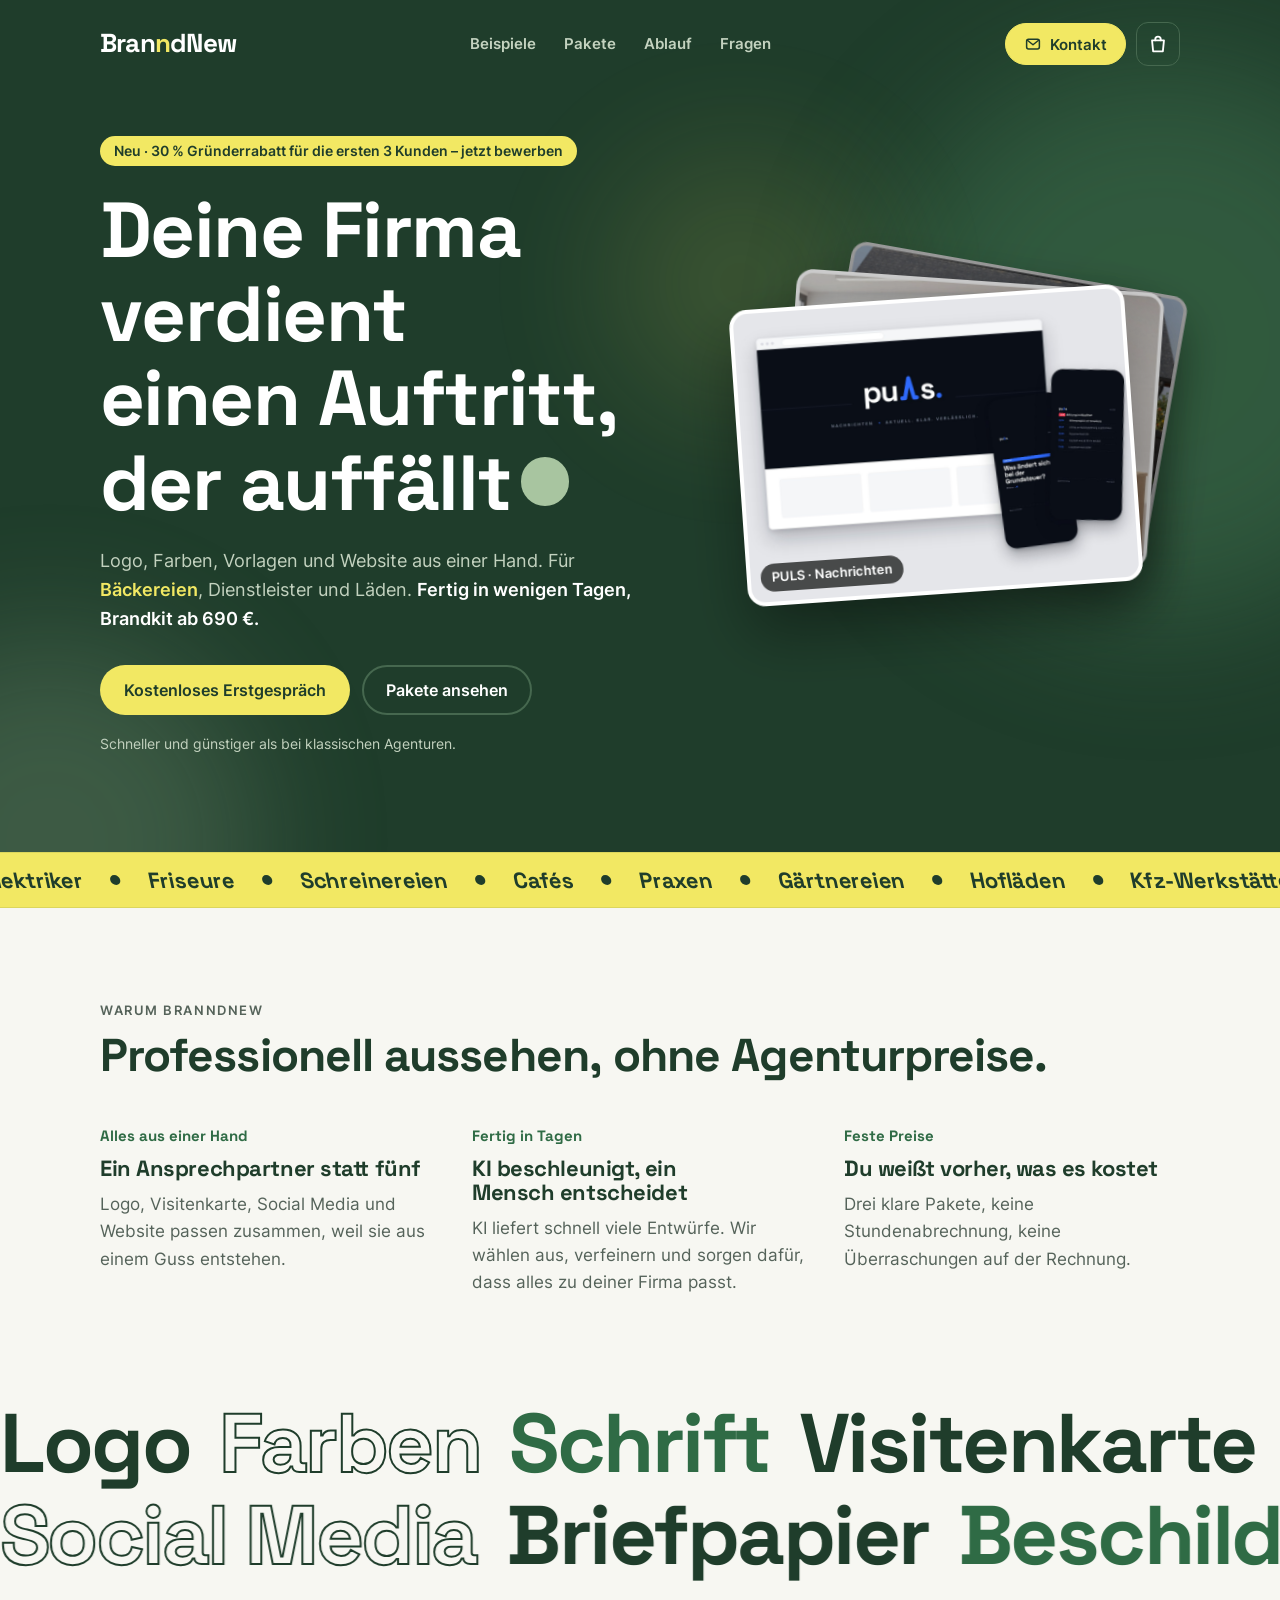
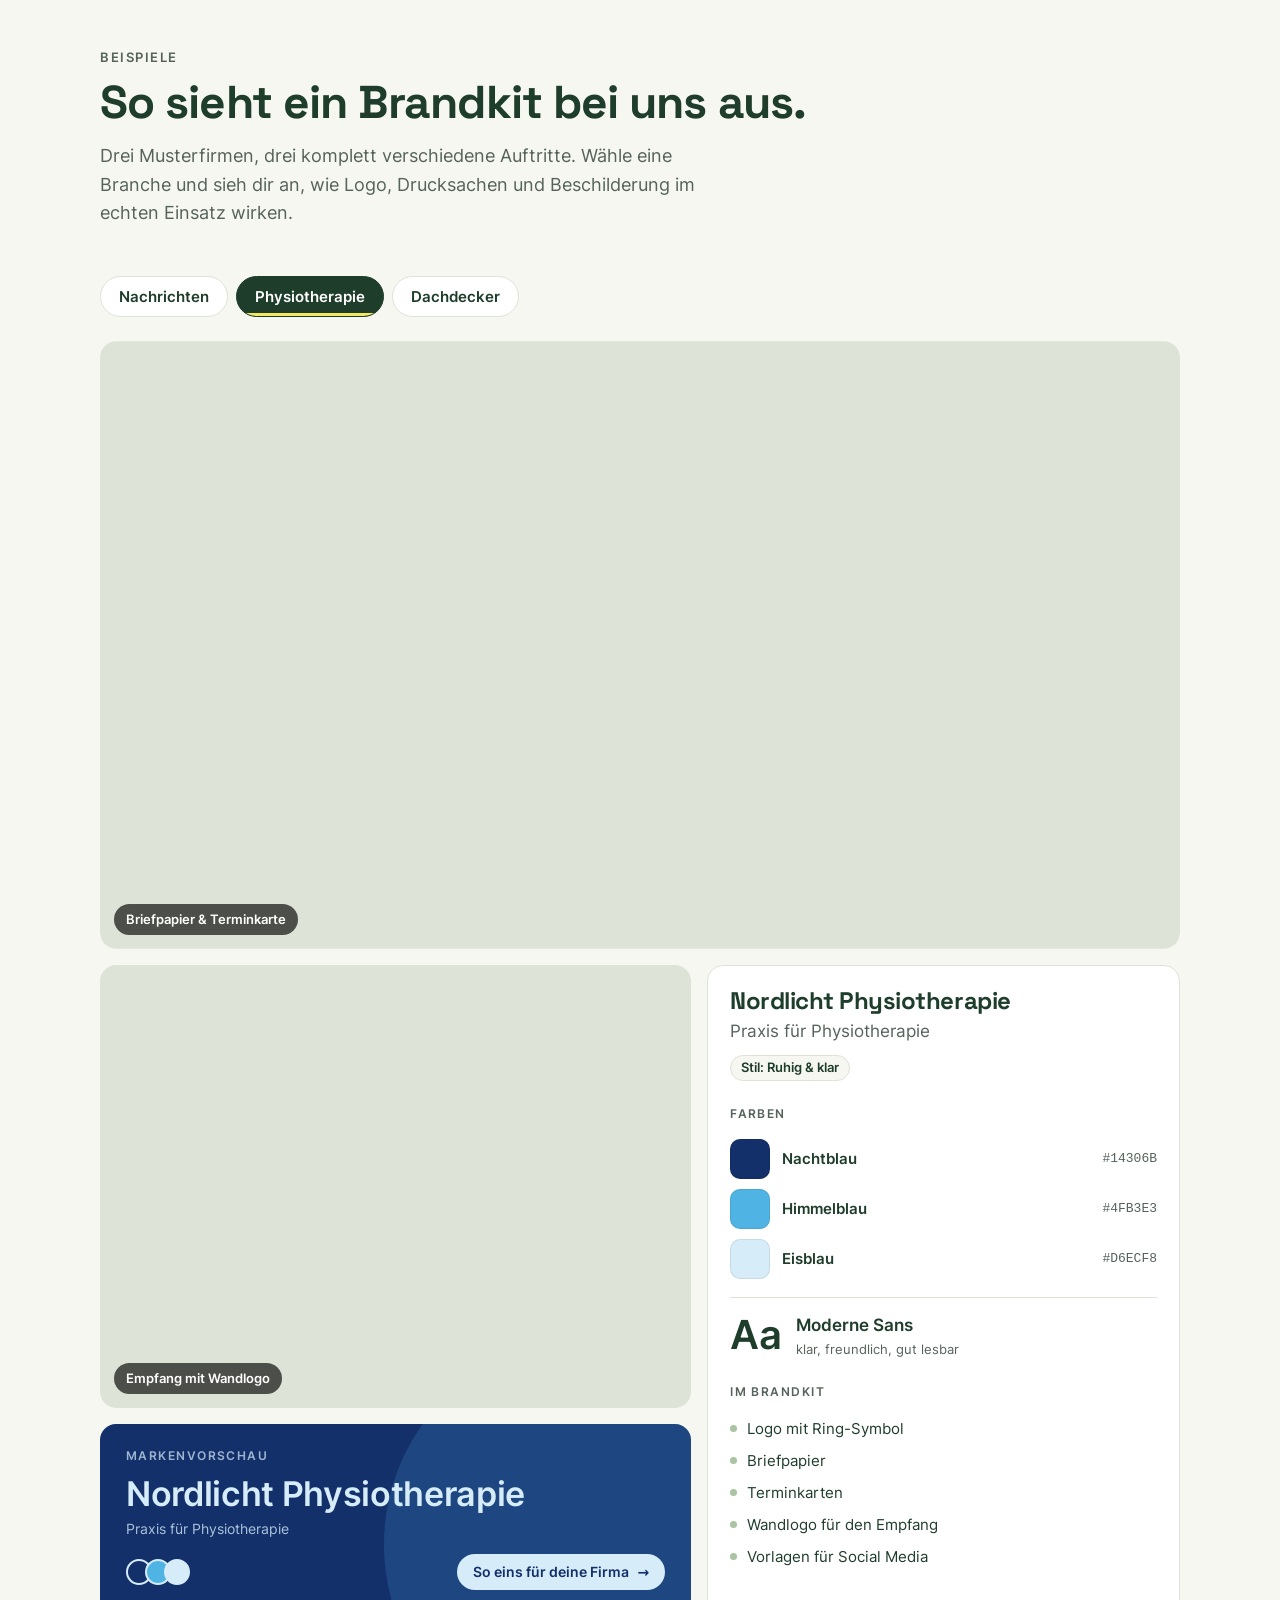
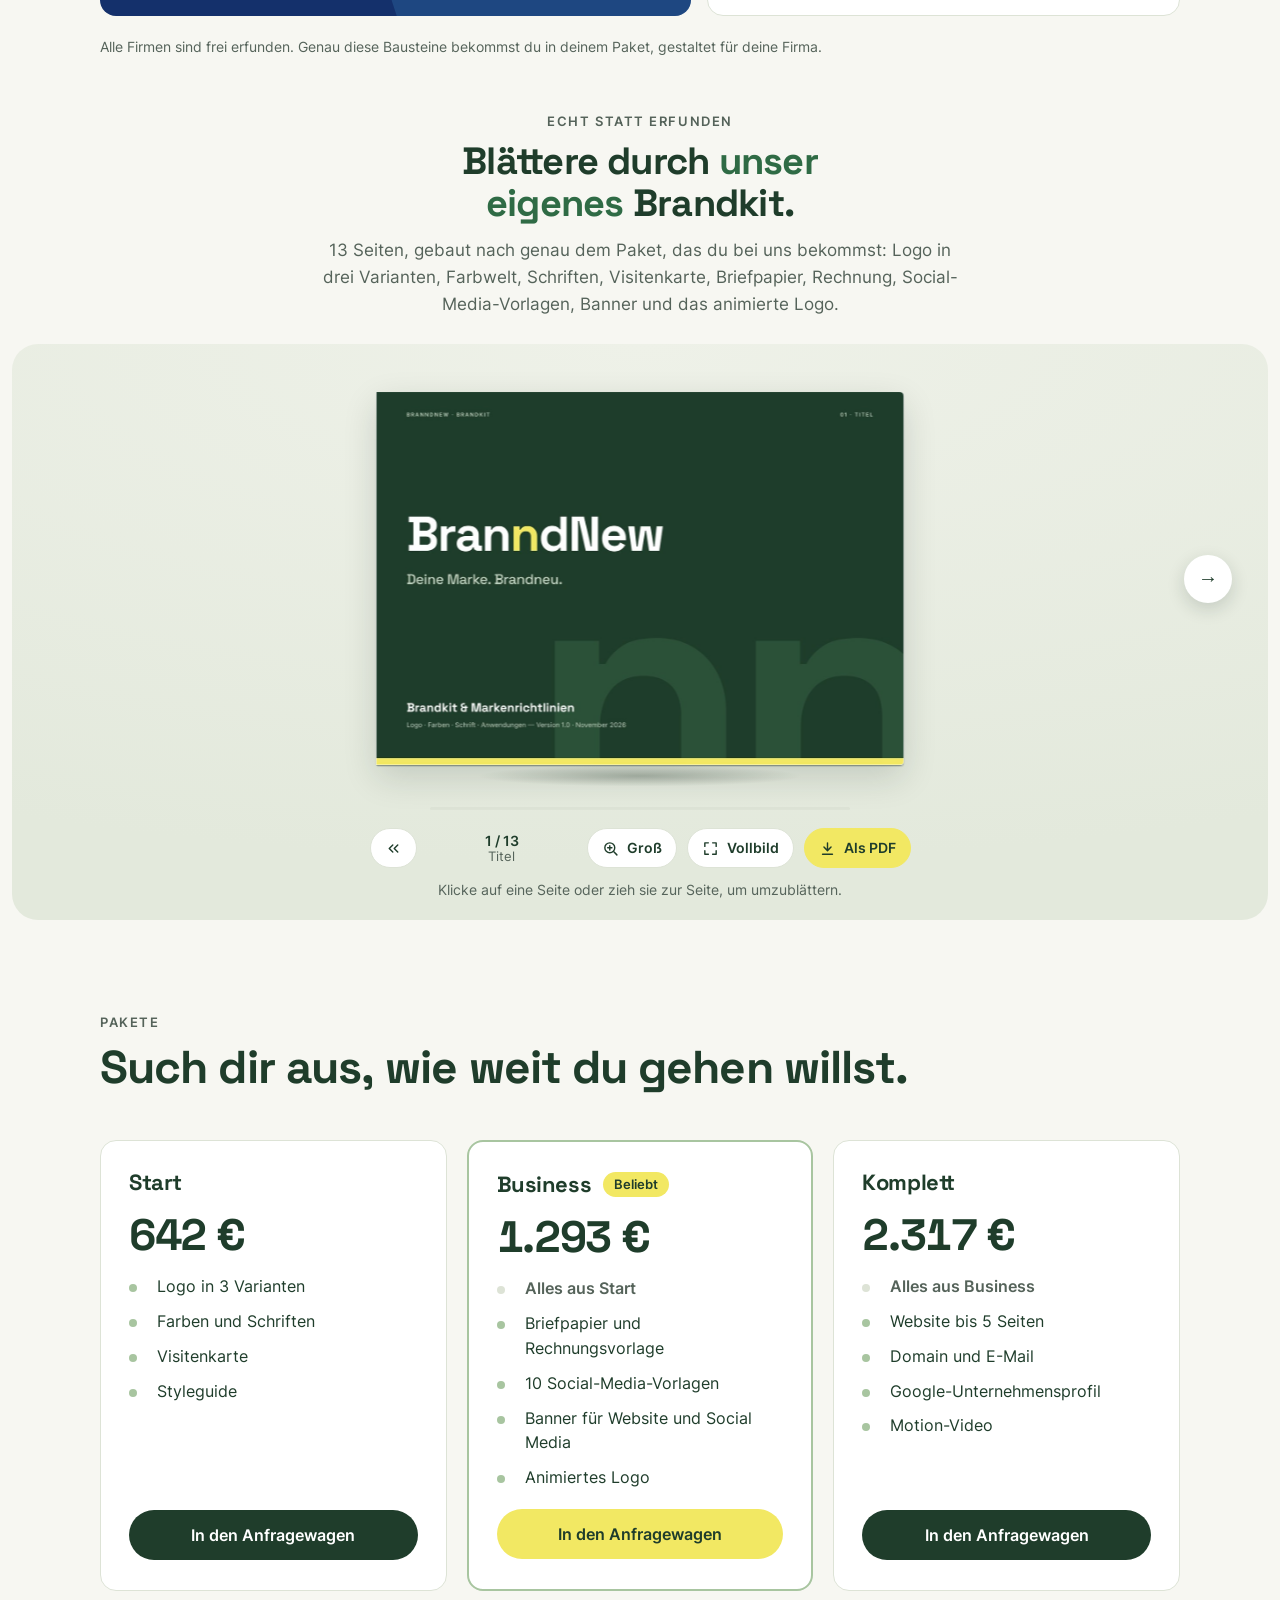
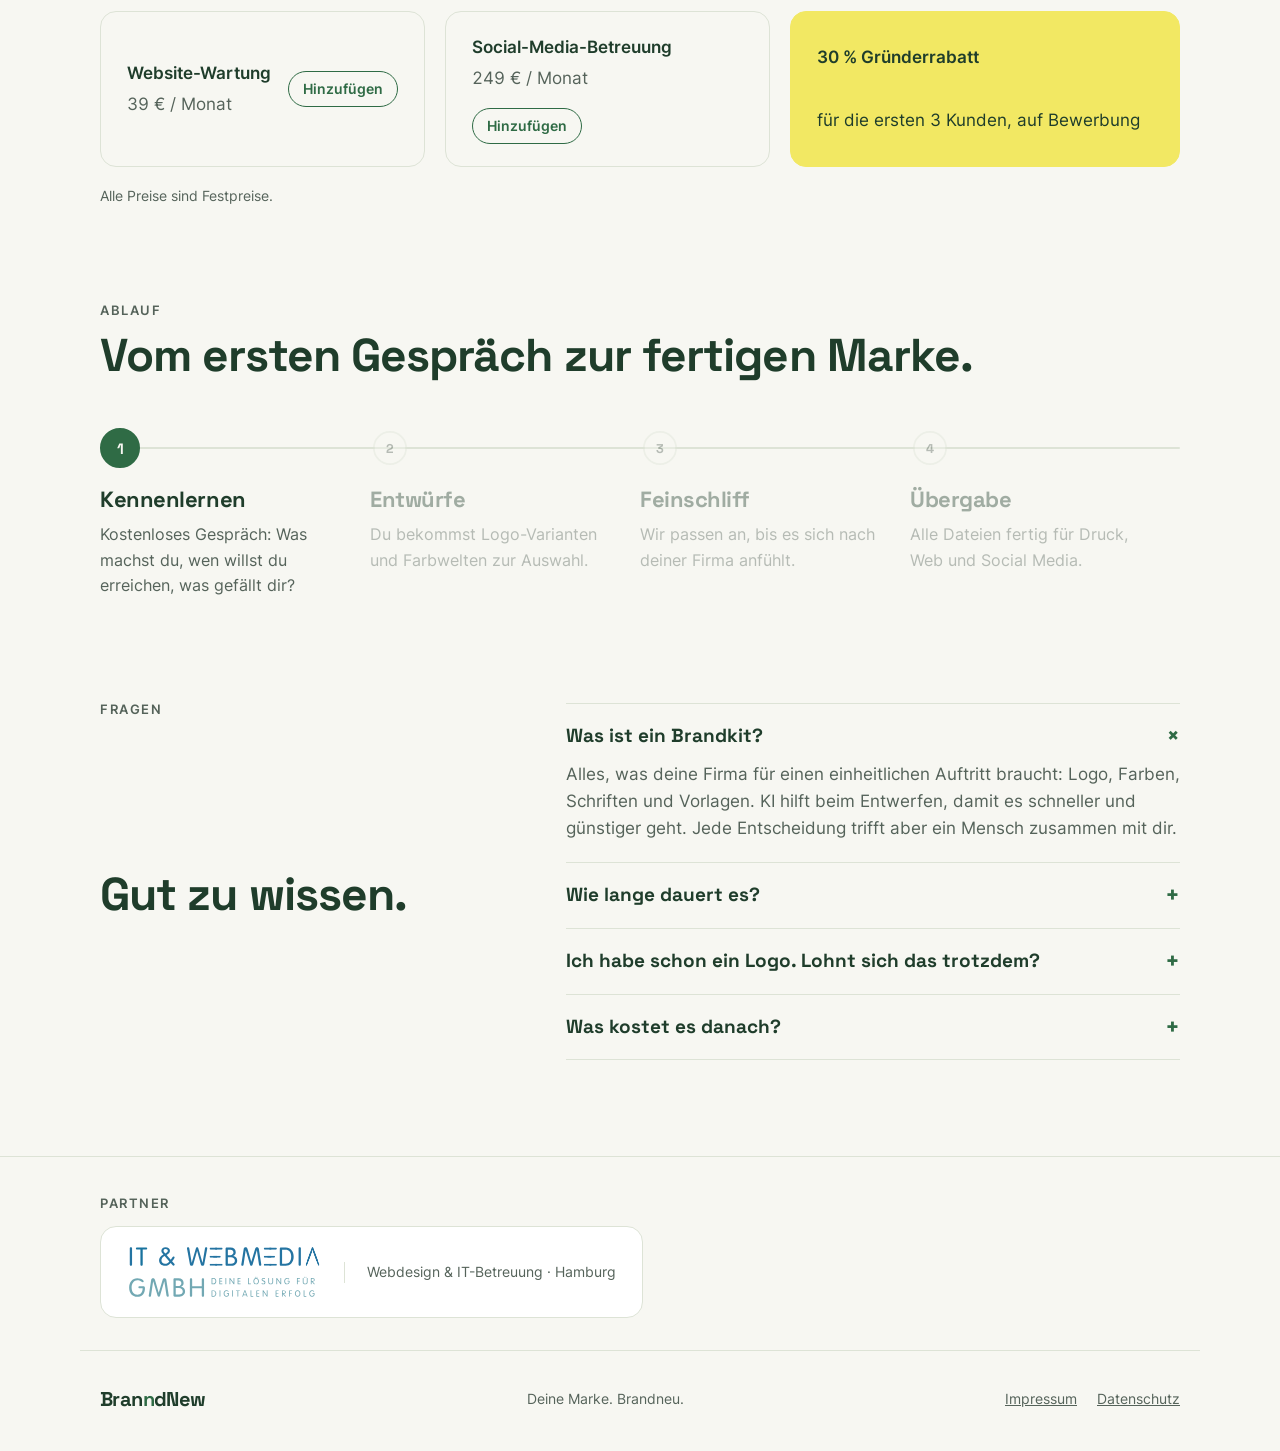
<file: index.html>
<!doctype html>
<html lang="de" data-theme="light">
<head>
<meta charset="utf-8">
<meta name="viewport" content="width=device-width, initial-scale=1, viewport-fit=cover">
<title>BranndNew</title>
<meta name="description" content="BranndNew – KI-Brandkits für Handwerker, Dienstleister und Läden. Brandkit ab 690 €, Komplettpaket mit Website ab 2.490 €.">
<meta name="theme-color" content="#1F3D2B">
<link rel="icon" href="data:image/svg+xml,%3Csvg xmlns='http://www.w3.org/2000/svg' viewBox='0 0 64 64'%3E%3Crect width='64' height='64' rx='14' fill='%231F3D2B'/%3E%3Ctext x='32' y='43' text-anchor='middle' font-family='Arial,sans-serif' font-weight='700' font-size='32' fill='%23FFFFFF'%3En%3Ctspan fill='%23F2E863'%3En%3C/tspan%3E%3C/text%3E%3C/svg%3E">
<meta property="og:type" content="website">
<meta property="og:locale" content="de_DE">
<meta property="og:site_name" content="BranndNew">
<meta property="og:title" content="BranndNew – Deine Marke. Brandneu.">
<meta property="og:description" content="Logo, Farben, Vorlagen und Website aus einer Hand. Für Handwerker, Dienstleister und Läden. Fertig in wenigen Tagen, Brandkit ab 690 €.">
<!-- Für ein Vorschaubild beim Teilen: Bild (1200×630 px) hochladen und hier die volle URL eintragen -->
<!-- <meta property="og:image" content="https://DEINE-DOMAIN.de/og-bild.png"> -->
<link rel="stylesheet" href="fonts/fonts.css">
<style>
/* Layout: navy hero band with live brand preview → packages → process → FAQ → contact. Brand kit v1 tokens. */
:root {
  --navy: #1F3D2B;
  --sky: #A8C5A0;
  --sun: #F2E863;
  --white: #FFFFFF;

  --bg: #F7F7F2;
  --surface: #FFFFFF;
  --fg: #1F3D2B;
  --muted: #55635A;
  --line: #DDE3D6;
  --accent-ink: #2F6B45;
  --err: #C62828;
  --hero-bg: #1F3D2B;
  --hero-fg: #FFFFFF;
  --hero-muted: #C3D2BF;
  --hero-orb: #2C5139;
  --chip-bg: #1F3D2B;
  --chip-fg: #FFFFFF;

  --display: "Space Grotesk", "Segoe UI", system-ui, sans-serif;
  --body: "Inter", "Segoe UI", system-ui, -apple-system, sans-serif;

  --r: 16px;
  --wrap: 1120px;
}
@media (prefers-color-scheme: dark) {
  :root:not([data-theme="light"]) {
    --bg: #13241A; --surface: #1F3D2B; --fg: #FFFFFF; --muted: #B5C7B4; --line: #2F4F3A;
    --accent-ink: #A8C5A0; --hero-bg: #1F3D2B; --hero-orb: #2C5139; --err: #FF8A8A;
    --chip-bg: #F2E863; --chip-fg: #1F3D2B; color-scheme: dark;
  }
}
:root[data-theme="dark"] {
  --bg: #13241A; --surface: #1F3D2B; --fg: #FFFFFF; --muted: #B5C7B4; --line: #2F4F3A;
  --accent-ink: #A8C5A0; --hero-bg: #1F3D2B; --hero-orb: #2C5139; --err: #FF8A8A;
  --chip-bg: #F2E863; --chip-fg: #1F3D2B; color-scheme: dark;
}

* { box-sizing: border-box; }
html { scroll-behavior: smooth; }
@media (prefers-reduced-motion: reduce) { html { scroll-behavior: auto; } *, *::before, *::after { transition: none !important; animation: none !important; } }
body { background: var(--bg); color: var(--fg); font: 400 17px/1.6 var(--body); }
body::before { content: ""; position: fixed; inset: 0 0 auto; height: env(safe-area-inset-top, 0px); z-index: 10; background: var(--hero-bg); }

.wrap { max-width: var(--wrap); margin: 0 auto; padding-left: max(20px, env(safe-area-inset-left, 0px)); padding-right: max(20px, env(safe-area-inset-right, 0px)); }
h1, h2, h3 { font-family: var(--display); font-weight: 700; line-height: 1.08; letter-spacing: -0.02em; margin: 0; text-wrap: balance; }
h2 { font-size: clamp(30px, 4.4vw, 46px); }
h3 { font-size: 22px; }
p { margin: 0; }
a { color: inherit; }
:focus-visible { outline: 3px solid var(--sky); outline-offset: 3px; border-radius: 6px; }
.eyebrow { font: 600 13px/1 var(--body); letter-spacing: .12em; text-transform: uppercase; color: var(--muted); }
.lead { color: var(--muted); font-size: 18px; max-width: 58ch; }

.wordmark { font-family: var(--display); font-weight: 700; letter-spacing: -0.03em; white-space: nowrap; }
.wordmark .nn { color: var(--sun); }
.on-light .wordmark .nn { color: var(--accent-ink); }

.btn { display: inline-flex; align-items: center; gap: 8px; font: 600 16px/1 var(--body); padding: 15px 22px; border-radius: 999px; text-decoration: none; border: 2px solid transparent; cursor: pointer; transition: transform .15s ease, background .15s ease; }
.btn:hover { transform: translateY(-2px); }
.btn-sun { background: var(--sun); color: var(--navy); }
.btn-ghost { border-color: #46684F; color: var(--hero-fg); }
.btn-ghost:hover { background: #2A4E37; }

/* Header + hero */
html { scroll-padding-top: 76px; }
.topbar { position: fixed; inset: 0 0 auto; z-index: 50; padding-top: env(safe-area-inset-top, 0px); color: var(--hero-fg); transition: background .3s ease, box-shadow .3s ease; }
.topbar.solid, .topbar.open { background: rgba(31, 61, 43, .94); -webkit-backdrop-filter: blur(12px); backdrop-filter: blur(12px); box-shadow: 0 8px 30px rgba(0, 0, 0, .18); }
.nav { display: flex; align-items: center; justify-content: space-between; gap: 16px; padding-block: 22px; transition: padding .3s ease; }
.topbar.solid .nav { padding-block: 12px; }
.nav .wordmark { font-size: 26px; text-decoration: none; color: var(--hero-fg); }
.nav ul { display: flex; gap: 28px; list-style: none; margin: 0; padding: 0; }
.nav ul a { text-decoration: none; color: var(--hero-muted); font-weight: 600; font-size: 15px; position: relative; }
.nav ul a::after { content: ""; position: absolute; left: 0; right: 0; bottom: -6px; height: 2px; border-radius: 2px; background: var(--sun); transform: scaleX(0); transform-origin: left; transition: transform .25s ease; }
.nav ul a:hover, .nav ul a.active { color: var(--hero-fg); }
.nav ul a:hover::after, .nav ul a.active::after { transform: scaleX(1); }
.nav .only-mobile { display: none; }
.nav-end { display: flex; align-items: center; gap: 10px; }
.nav .btn { padding: 11px 18px; font-size: 15px; }
.menu-btn { display: none; width: 44px; height: 44px; border-radius: 12px; border: 1px solid #46684F; background: transparent; cursor: pointer; position: relative; }
.menu-btn span { position: absolute; left: 12px; right: 12px; height: 2px; border-radius: 2px; background: var(--hero-fg); transition: transform .25s ease, top .25s ease; }
.menu-btn span:first-child { top: 17px; }
.menu-btn span:last-child { top: 25px; }
.topbar.open .menu-btn span:first-child { top: 21px; transform: rotate(45deg); }
.topbar.open .menu-btn span:last-child { top: 21px; transform: rotate(-45deg); }
.progress { position: absolute; left: 0; bottom: 0; height: 3px; width: 100%; background: var(--sun); transform: scaleX(0); transform-origin: left; }
@media (max-width: 820px) {
  .menu-btn { display: block; }
  .nav ul { display: none; }
  .nav .only-mobile { display: block; }
  .topbar.open { background: var(--navy); -webkit-backdrop-filter: none; backdrop-filter: none; }
  .topbar.open .nav ul { display: flex; flex-direction: column; gap: 0; position: absolute; left: 0; right: 0; top: 100%; padding: 8px max(20px, env(safe-area-inset-left, 0px)) 24px; background: var(--navy); box-shadow: 0 30px 40px rgba(0, 0, 0, .35); }
  .topbar.open .nav ul a { display: block; padding: 16px 0; font: 700 22px/1 var(--display); color: var(--hero-fg); border-bottom: 1px solid #2F4F3A; }
  .topbar.open .nav ul a::after { display: none; }
}
@media (max-width: 420px) { .nav #book { display: none; } }

.hero { background: var(--hero-bg); color: var(--hero-fg); position: relative; overflow: hidden; padding-top: 88px; }
.orbs { position: absolute; inset: 0; z-index: 0; pointer-events: none; transform: translate3d(var(--mx, 0px), var(--my, 0px), 0); transition: transform .8s cubic-bezier(.2, .7, .2, 1); }
.orbs i { position: absolute; border-radius: 50%; filter: blur(70px); animation: drift 20s ease-in-out infinite alternate; will-change: transform; }
.orbs i:nth-child(1) { width: 560px; height: 560px; right: -160px; top: 60px; background: #4F8A5F; opacity: .38; }
.orbs i:nth-child(2) { width: 420px; height: 420px; left: -160px; bottom: -200px; background: var(--sky); opacity: .22; animation-duration: 24s; animation-delay: -8s; }
.orbs i:nth-child(3) { width: 260px; height: 260px; right: 32%; top: 18%; background: var(--sun); opacity: .14; animation-duration: 28s; animation-delay: -14s; }
@keyframes drift { 0% { transform: translate(0, 0) scale(1); } 50% { transform: translate(-70px, 50px) scale(1.12); } 100% { transform: translate(50px, -40px) scale(.94); } }

/* Kinetische Überschrift */
[data-kinetic] .kw { display: inline-block; white-space: nowrap; }
[data-kinetic] .k { display: inline-block; transition: transform .35s cubic-bezier(.2, .7, .2, 1), color .35s ease; }
.js-motion [data-kinetic] .kw { animation: wordIn .9s cubic-bezier(.2, .7, .2, 1) both; animation-delay: calc(var(--i) * 70ms + 100ms); }
.kin-done [data-kinetic] .kw { animation: none; opacity: 1; transform: none; filter: none; }
@keyframes wordIn { from { opacity: 0; transform: translateY(.45em) rotate(2deg); filter: blur(6px); } to { opacity: 1; transform: none; filter: none; } }

/* Laufband */
.ticker { background: var(--sun); color: var(--navy); overflow: hidden; padding-block: 16px; border-block: 1px solid rgba(31, 61, 43, .1); }
.ticker-track { display: flex; width: max-content; animation: ticker 38s linear infinite; }
.ticker:hover .ticker-track { animation-play-state: paused; }
.ticker span { font: 700 22px/1 var(--display); letter-spacing: -0.01em; white-space: nowrap; display: inline-flex; align-items: center; }
.ticker span::after { content: ""; width: 10px; height: 10px; border-radius: 50%; background: var(--navy); margin-inline: 28px; }
@keyframes ticker { to { transform: translateX(-50%); } }

/* Einblenden beim Scrollen */
.rise { opacity: 0; transform: translateY(32px); transition: opacity .8s ease, transform .8s cubic-bezier(.2, .7, .2, 1); }
.rise.in { opacity: 1; transform: none; }

.hero-grid { position: relative; z-index: 1; display: grid; grid-template-columns: minmax(0, 1.1fr) minmax(0, .9fr); gap: 56px; align-items: center; padding-block: 48px 96px; }
.hero-grid > * { min-width: 0; }
@media (max-width: 920px) { .hero-grid { grid-template-columns: minmax(0, 1fr); gap: 48px; padding-block: 24px 72px; } }

/* Foto-Stapel im Hero */
.stack { position: relative; aspect-ratio: 4 / 3.6; perspective: 1200px; cursor: pointer; transform: translate3d(var(--sx, 0px), var(--sy, 0px), 0); transition: transform .8s cubic-bezier(.2, .7, .2, 1); }
@media (max-width: 920px) { .stack { width: min(440px, 88%); margin-inline: auto; } }
.sc { position: absolute; left: 4%; top: 14%; width: 86%; aspect-ratio: 4 / 3; margin: 0; border-radius: 18px; overflow: hidden; box-shadow: 0 30px 60px rgba(0, 0, 0, .35); border: 4px solid #FFFFFF; background: #FFFFFF;
  transition: transform .9s cubic-bezier(.2, .7, .2, 1), opacity .6s ease, filter .6s ease; will-change: transform; }
.sc img { width: 100%; height: 100%; object-fit: cover; display: block; }
.sc figcaption { position: absolute; left: 10px; bottom: 10px; background: rgba(20, 22, 20, .75); color: #FFFFFF; font: 600 12.5px/1 var(--body); padding: 8px 11px; border-radius: 999px; }
.sc[data-pos="0"] { z-index: 3; transform: rotate(-4deg); }
.sc[data-pos="1"] { z-index: 2; transform: translate(9%, -9%) rotate(4deg) scale(.93); filter: brightness(.8); }
.sc[data-pos="2"] { z-index: 1; transform: translate(16%, -17%) rotate(10deg) scale(.86); filter: brightness(.6); }
.sc.leave { z-index: 4; transform: translate(-30%, 18%) rotate(-16deg) scale(.95); opacity: 0; }
.stack:hover .sc[data-pos="1"] { transform: translate(14%, -12%) rotate(7deg) scale(.93); }
.stack:hover .sc[data-pos="2"] { transform: translate(24%, -22%) rotate(14deg) scale(.86); }
.js-motion .stack { animation: floaty 7s ease-in-out infinite; }
@keyframes floaty { 50% { translate: 0 -10px; } }

/* Wechselndes Wort */
.rot { display: inline-block; position: relative; color: var(--sun); font-weight: 600; transition: opacity .35s ease, transform .35s cubic-bezier(.2, .7, .2, 1), filter .35s ease; }
.rot.swap { opacity: 0; transform: translateY(-.6em); filter: blur(4px); }

/* Großes Schriftband */
.mega { overflow: hidden; padding-block: 8px 72px; display: grid; gap: 4px; }
.mega-row { display: flex; width: max-content; white-space: nowrap; font: 700 clamp(40px, 6.5vw, 92px)/1.05 var(--display); letter-spacing: -0.03em; will-change: transform; animation: megaMove 90s linear infinite; }
.mega-row.rev { animation-direction: reverse; animation-duration: 110s; }
@keyframes megaMove { from { transform: translateX(0); } to { transform: translateX(-50%); } }
.mega-row span { padding-right: .35em; }
.mega-row span { color: var(--fg); }
.mega-row span.o { color: transparent; -webkit-text-stroke: 2px var(--fg); }
.mega-row span.hl { color: var(--accent-ink); -webkit-text-stroke: 0; }

/* Überschriften bauen sich Wort für Wort auf */
.hw { display: inline-block; overflow: hidden; vertical-align: bottom; padding-bottom: .08em; margin-bottom: -.08em; }
.hw > i { display: inline-block; font-style: normal; transition: transform .8s cubic-bezier(.2, .7, .2, 1); transition-delay: calc(var(--d) * 55ms + 120ms); }
.rise .hw > i { transform: translateY(110%); }
.rise.in .hw > i { transform: none; }

/* Lichtkegel, der der Maus folgt */
.glow { position: relative; isolation: isolate; }
.glow::after { content: ""; position: absolute; inset: 0; border-radius: inherit; pointer-events: none; z-index: -1; opacity: 0; transition: opacity .3s ease;
  background: radial-gradient(420px circle at var(--gx, 50%) var(--gy, 50%), rgba(168, 197, 160, .35), transparent 60%); }
.glow:hover::after { opacity: 1; }

/* Beispiele: Auto-Wechsel mit Fortschritt, Bilder mit Wisch-Effekt und Parallax */
.kit-tab { position: relative; overflow: hidden; }
.kit-tab .bar { position: absolute; left: 0; bottom: 0; height: 3px; width: 100%; background: var(--sun); transform: scaleX(0); transform-origin: left; }
.kit-tab[aria-selected="true"] .bar.run { animation: tabbar 7s linear forwards; }
.kit-paused .kit-tab .bar.run { animation-play-state: paused; }
@keyframes tabbar { to { transform: scaleX(1); } }
.shot img { transform: translateY(var(--py, 0px)) scale(1.12); will-change: transform; }
.js-motion .kit.anim .shot { animation: wipe 1s cubic-bezier(.7, 0, .2, 1) both; }
.js-motion .kit.anim .shot.side { animation-delay: .12s; }
.js-motion .kit.anim .tile { animation: tileIn .8s cubic-bezier(.2, .7, .2, 1) .2s both; }
@keyframes wipe { from { clip-path: inset(0 100% 0 0 round var(--r)); } to { clip-path: inset(0 0 0 0 round var(--r)); } }
@keyframes tileIn { from { opacity: 0; transform: translateX(24px); } to { opacity: 1; transform: none; } }

/* Laufband wird per Script bewegt (reagiert auf Scroll-Tempo) */
.ticker.js .ticker-track { animation: none; }

.badge { display: inline-block; background: var(--sun); color: var(--navy); font: 600 14px/1 var(--body); padding: 8px 14px; border-radius: 999px; text-decoration: none; }
.hero h1 { font-size: clamp(42px, 6.4vw, 78px); margin-top: 22px; position: relative; }
.hero h1 .dot { display: inline-block; width: .62em; height: .62em; border-radius: 50%; background: var(--sky); vertical-align: .05em; margin-left: .12em; }
.hero .lead { color: var(--hero-muted); margin-top: 22px; }
.hero .lead strong { color: var(--hero-fg); font-weight: 600; }
.hero-actions { display: flex; flex-wrap: wrap; gap: 12px; margin-top: 32px; }
.hero-note { margin-top: 18px; font-size: 14px; color: var(--hero-muted); }

/* Sections */
section { padding-block: 96px; }
@media (max-width: 640px) { section { padding-block: 64px; } }
.sec-head { display: grid; gap: 14px; margin-bottom: 48px; }

.why { display: grid; grid-template-columns: repeat(3, 1fr); gap: 36px; }
@media (max-width: 820px) { .why { grid-template-columns: 1fr; gap: 28px; } }
.why h3 { margin-bottom: 10px; }
.why p { color: var(--muted); }
.why .mark { font: 700 15px/1 var(--display); color: var(--accent-ink); margin-bottom: 14px; display: block; }

.packages { display: grid; grid-template-columns: repeat(3, 1fr); gap: 20px; align-items: stretch; }
@media (max-width: 920px) { .packages { grid-template-columns: 1fr; } }
.pkg { background: var(--surface); border: 1px solid var(--line); border-radius: var(--r); padding: 30px 28px; display: flex; flex-direction: column; gap: 18px; min-width: 0; }
.pkg.featured { border: 2px solid var(--sky); }
.pkg { transition: transform .3s cubic-bezier(.2, .7, .2, 1), box-shadow .3s ease, border-color .3s ease; }
.pkg:hover { transform: translateY(-8px); box-shadow: 0 24px 48px rgba(31, 61, 43, .14); border-color: var(--accent-ink); }
.pkg.rise { transition: opacity .8s ease, transform .8s cubic-bezier(.2, .7, .2, 1); }
.pkg-top { display: flex; align-items: center; gap: 12px; flex-wrap: wrap; }
.pill { background: var(--sun); color: var(--navy); font: 600 13px/1 var(--body); padding: 6px 11px; border-radius: 999px; }
.price { font: 700 44px/1 var(--display); letter-spacing: -0.03em; font-variant-numeric: tabular-nums; }
.price small { font: 400 15px var(--body); color: var(--muted); letter-spacing: 0; margin-left: 4px; }
.pkg ul { list-style: none; margin: 0; padding: 0; display: grid; gap: 10px; font-size: 15.5px; }
.pkg li { display: grid; grid-template-columns: 18px 1fr; gap: 10px; }
.pkg li::before { content: ""; width: 8px; height: 8px; border-radius: 50%; background: var(--sky); margin-top: 9px; }
.pkg li.inherit { color: var(--muted); font-weight: 600; }
.pkg li.inherit::before { background: var(--line); }
.pkg .btn { margin-top: auto; justify-content: center; background: var(--chip-bg); color: var(--chip-fg); }
.pkg.featured .btn { background: var(--sun); color: var(--navy); }

.extras { display: grid; grid-template-columns: 1fr 1fr 1.2fr; gap: 20px; margin-top: 20px; }
@media (max-width: 920px) { .extras { grid-template-columns: 1fr; } }
.extra { border: 1px solid var(--line); border-radius: var(--r); padding: 22px 26px; display: flex; justify-content: space-between; align-items: baseline; gap: 16px; flex-wrap: wrap; }
.extra b { font-weight: 600; }
.extra span { color: var(--muted); font-variant-numeric: tabular-nums; }
.extra.deal { background: var(--sun); border-color: var(--sun); color: var(--navy); }
.extra.deal span { color: var(--navy); }
.tax-note { margin-top: 18px; color: var(--muted); font-size: 14px; }
.extra { align-items: center; }
.extra > div { display: grid; gap: 4px; }
.pkg .btn { font-family: var(--body); }
.pkg .btn.added, .pkg.featured .btn.added { background: transparent; color: var(--accent-ink); border-color: var(--accent-ink); }
.btn-mini { font: 600 14px/1 var(--body); padding: 10px 14px; border-radius: 999px; border: 1.5px solid var(--accent-ink); background: transparent; color: var(--accent-ink); cursor: pointer; white-space: nowrap; transition: background .2s ease, color .2s ease; }
.btn-mini:hover { background: var(--accent-ink); color: var(--bg); }
.btn-mini.added { border-color: transparent; }

/* Anfragewagen */
.cart-btn { position: relative; width: 44px; height: 44px; border-radius: 12px; border: 1px solid #46684F; background: transparent; color: var(--hero-fg); display: grid; place-items: center; cursor: pointer; transition: background .2s ease; }
.cart-btn:hover { background: #2A4E37; }
.cart-btn svg, .dr-close svg, .empty svg, .check svg { fill: none; stroke: currentColor; stroke-width: 2; stroke-linecap: round; stroke-linejoin: round; }
.cart-btn svg { width: 22px; height: 22px; }
.cart-count { position: absolute; top: -7px; right: -7px; min-width: 21px; height: 21px; padding: 0 5px; border-radius: 999px; background: var(--sun); color: var(--navy); font: 700 12px/21px var(--body); text-align: center; box-shadow: 0 0 0 2px var(--navy); }
html.lock { overflow: hidden; }
.drawer { position: fixed; inset: 0 0 0 auto; margin: 0; width: min(460px, 100vw); height: 100%; max-width: none; max-height: none; border: 0; padding: 0; background: var(--surface); color: var(--fg); box-shadow: -20px 0 60px rgba(0, 0, 0, .25); }
.drawer[open] { display: block; animation: drawerIn .45s cubic-bezier(.2, .7, .2, 1); }
.drawer::backdrop { background: rgba(19, 36, 26, .55); -webkit-backdrop-filter: blur(3px); backdrop-filter: blur(3px); }
@keyframes drawerIn { from { transform: translateX(100%); } to { transform: none; } }
.dr-inner { display: flex; flex-direction: column; height: 100%; min-height: 0; }
.dr-head { display: flex; justify-content: space-between; align-items: center; gap: 16px; padding: calc(20px + env(safe-area-inset-top, 0px)) 24px 14px; }
.dr-head h2 { font-size: 26px; }
.dr-close { width: 42px; height: 42px; border-radius: 12px; border: 1px solid var(--line); background: transparent; color: var(--fg); display: grid; place-items: center; cursor: pointer; flex: none; }
.dr-close svg { width: 20px; height: 20px; }
.dr-steps { list-style: none; margin: 0; padding: 0 24px 18px; display: grid; grid-template-columns: repeat(3, 1fr); gap: 8px; border-bottom: 1px solid var(--line); }
.dr-steps li { font: 600 12.5px/1.2 var(--body); color: var(--muted); padding-top: 10px; border-top: 3px solid var(--line); transition: color .3s ease, border-color .3s ease; }
.dr-steps li.on { color: var(--fg); border-color: var(--accent-ink); }
.dr-body { flex: 1; min-height: 0; overflow: auto; padding: 20px 24px 24px; }
.dr-foot { padding: 18px 24px calc(18px + env(safe-area-inset-bottom, 0px)); border-top: 1px solid var(--line); display: grid; gap: 14px; }
.dr-foot:empty { display: none; }
.items { list-style: none; margin: 0; padding: 0; display: grid; gap: 12px; }
.items li { display: flex; justify-content: space-between; gap: 16px; padding: 16px; border: 1px solid var(--line); border-radius: 14px; }
.items li > div:first-child { min-width: 0; }
.items small, .up small { display: block; color: var(--muted); font-size: 13.5px; margin-top: 4px; line-height: 1.45; }
.it-end { display: grid; gap: 8px; justify-items: end; align-content: start; white-space: nowrap; font-weight: 600; font-variant-numeric: tabular-nums; }
.rm { background: none; border: 0; padding: 0; color: var(--muted); font: 500 13px var(--body); text-decoration: underline; cursor: pointer; }
.rm:hover { color: var(--err); }
.hint { margin-top: 16px; padding: 12px 14px; border-radius: 12px; background: var(--bg); font-size: 14.5px; }
.hint a { color: var(--accent-ink); font-weight: 600; }
.upsell { margin-top: 26px; display: grid; gap: 10px; }
.up { display: flex; justify-content: space-between; align-items: center; gap: 12px; padding: 14px 16px; border-radius: 14px; background: var(--bg); }
.sum { display: grid; gap: 6px; }
.sum div { display: flex; justify-content: space-between; align-items: baseline; }
.sum b { font: 700 22px/1 var(--display); font-variant-numeric: tabular-nums; }
.sum small { color: var(--muted); font-size: 13px; }
.btn.wide { width: 100%; justify-content: center; }
.foot-row { display: flex; gap: 10px; }
.foot-row .btn-sun { flex: 1; justify-content: center; }
.btn-line { border-color: var(--line); color: var(--fg); background: transparent; }
.empty { text-align: center; display: grid; gap: 10px; justify-items: center; padding-top: 48px; color: var(--muted); }
.empty svg { width: 64px; height: 64px; color: var(--line); stroke-width: 1.5; }
.empty b { color: var(--fg); font-size: 18px; }
.empty .btn { margin-top: 10px; }
.cf { display: grid; gap: 14px; }
.cf label { display: grid; gap: 7px; font: 600 14px var(--body); color: var(--fg); }
.cf input:not([type="checkbox"]), .cf textarea { font: 400 16px/1.4 var(--body); color: var(--fg); background: var(--bg); border: 1px solid var(--line); border-radius: 12px; padding: 12px 14px; width: 100%; }
.cf textarea { resize: vertical; min-height: 96px; }
.cf input:focus, .cf textarea:focus { outline: none; border-color: var(--accent-ink); box-shadow: 0 0 0 3px rgba(47, 107, 69, .25); }
.cf [aria-invalid="true"] { border-color: var(--err) !important; }
.cf .row2 { display: grid; grid-template-columns: 1fr 1fr; gap: 12px; }
@media (max-width: 460px) { .cf .row2 { grid-template-columns: 1fr; } }
.cf .chk { display: flex; gap: 10px; align-items: flex-start; font-weight: 500; }
.cf .chk input { width: 20px; height: 20px; margin: 0; accent-color: var(--accent-ink); flex: none; }
.cf .err { color: var(--err); font-size: 14px; font-weight: 600; }
.cf .note { font-size: 13px; color: var(--muted); }
.cf .note a { color: var(--accent-ink); }
.done { text-align: center; display: grid; gap: 12px; justify-items: center; padding-top: 36px; }
.done p { color: var(--muted); max-width: 34ch; }
.done a { color: var(--accent-ink); }
.check { width: 76px; height: 76px; border-radius: 50%; background: var(--accent-ink); color: var(--bg); display: grid; place-items: center; animation: pop .55s cubic-bezier(.3, 1.6, .5, 1); }
.check svg { width: 38px; height: 38px; stroke-width: 3; }
@keyframes pop { from { transform: scale(0); } }
.toast { position: fixed; left: 50%; bottom: calc(20px + env(safe-area-inset-bottom, 0px)); z-index: 60; display: flex; gap: 14px; align-items: center; width: max-content; max-width: calc(100vw - 32px); background: var(--navy); color: #FFFFFF; padding: 10px 10px 10px 18px; border-radius: 18px; box-shadow: 0 14px 40px rgba(0, 0, 0, .3); font-size: 15px; transform: translate(-50%, calc(100% + 48px)); visibility: hidden; transition: transform .45s cubic-bezier(.2, .7, .2, 1), visibility .45s; }
.toast.show { transform: translate(-50%, 0); visibility: visible; }
.toast button { background: var(--sun); color: var(--navy); border: 0; border-radius: 999px; padding: 10px 14px; font: 600 14px/1 var(--body); cursor: pointer; white-space: nowrap; }

/* Beispiele / Musterfirmen */
.kit-tabs { display: flex; gap: 8px; flex-wrap: wrap; margin-bottom: 24px; }
.kit-tab { font: 600 15px/1 var(--body); padding: 12px 18px; border-radius: 999px; border: 1px solid var(--line); background: var(--surface); color: var(--fg); cursor: pointer; transition: background .15s ease; }
.kit-tab:hover { border-color: var(--accent-ink); }
.kit-tab[aria-selected="true"] { background: var(--chip-bg); color: var(--chip-fg); border-color: var(--chip-bg); }
.kit { display: grid; grid-template-columns: minmax(0, 1.25fr) minmax(0, 1fr); gap: 16px; }
.shot { position: relative; margin: 0; border-radius: var(--r); overflow: hidden; background: var(--line); }
.shot img { display: block; width: 100%; height: 100%; object-fit: cover; }
.shot.main { grid-column: 1 / -1; aspect-ratio: 16 / 9; }
.shot.side { aspect-ratio: 4 / 3; }
.shot figcaption { position: absolute; left: 14px; bottom: 14px; background: rgba(20, 22, 20, .72); color: #FFFFFF; font: 600 13px/1 var(--body); padding: 9px 12px; border-radius: 999px; -webkit-backdrop-filter: blur(6px); backdrop-filter: blur(6px); }
.tile { background: var(--surface); border: 1px solid var(--line); border-radius: var(--r); padding: 22px; display: grid; gap: 18px; align-content: start; }
.tile-label { font: 600 12px/1 var(--body); letter-spacing: .12em; text-transform: uppercase; color: var(--muted); }
.kit-head h3 { font-size: 24px; }
.kit-head p { color: var(--muted); margin-top: 4px; }
.kit-style { display: inline-block; margin-top: 10px; font: 600 12.5px/1 var(--body); padding: 6px 10px; border-radius: 999px; background: var(--bg); border: 1px solid var(--line); }
.kit-items { list-style: none; margin: 0; padding: 0; display: grid; gap: 8px; font-size: 15px; }
.kit-items li { display: flex; gap: 10px; align-items: baseline; }
.kit-items li::before { content: ""; width: 7px; height: 7px; border-radius: 50%; background: var(--sky); flex: none; transform: translateY(-2px); }
@media (max-width: 860px) { .kit { grid-template-columns: minmax(0, 1fr); } }
/* Linke Spalte: Seitenbild + Markenvorschau füllen die Höhe der Info-Kachel */
.kit-col { display: flex; flex-direction: column; gap: 16px; min-width: 0; }
.kit-mock { --mb: #1F3D2B; --mf: #fff; --ma: #F2E863; flex: 1 1 auto; min-height: 170px; position: relative; overflow: hidden; isolation: isolate; border-radius: var(--r); background: var(--mb); color: var(--mf); padding: clamp(18px, 2.4vw, 26px); display: grid; grid-template-rows: auto 1fr auto; gap: 14px; }
.kit-mock::before { content: ""; position: absolute; z-index: -1; width: 70%; aspect-ratio: 1; right: -18%; top: -45%; border-radius: 50%; background: var(--ma); opacity: .18; transition: transform .8s cubic-bezier(.2, .7, .2, 1); }
.kit-mock:hover::before { transform: translate(-6%, 10%) scale(1.08); }
.kit-mock .tile-label { color: var(--mf); opacity: .7; }
.mock-name { align-self: center; display: grid; gap: 6px; }
.mock-name b { font-size: clamp(24px, 3vw, 34px); line-height: 1.05; letter-spacing: -0.01em; }
.mock-name small { font-size: 14px; opacity: .78; }
.mock-foot { display: flex; align-items: center; justify-content: space-between; gap: 14px; flex-wrap: wrap; }
.mock-sw { display: flex; }
.mock-sw i { width: 26px; height: 26px; border-radius: 50%; border: 2px solid var(--mf); margin-right: -7px; }
.mock-cta { display: inline-flex; align-items: center; gap: 8px; font: 600 14px/1 var(--body); color: var(--mb); background: var(--mf); padding: 11px 16px; border-radius: 999px; text-decoration: none; transition: transform .15s ease; }
.mock-cta:hover { transform: translateY(-2px); }
.mock-cta span { transition: transform .2s ease; }
.mock-cta:hover span { transform: translateX(3px); }
.js-motion .kit.anim .kit-mock { animation: tileIn .8s cubic-bezier(.2, .7, .2, 1) .28s both; }
.pal { list-style: none; margin: 0; padding: 0; display: grid; gap: 10px; }
.pal li { display: grid; grid-template-columns: 40px 1fr auto; gap: 12px; align-items: center; font-size: 15px; }
.pal i { width: 40px; height: 40px; border-radius: 10px; border: 1px solid rgba(0,0,0,.08); }
.pal code { font: 400 13px/1 ui-monospace, Consolas, monospace; color: var(--muted); }
.font-sample { display: flex; align-items: center; gap: 14px; border-top: 1px solid var(--line); padding-top: 14px; }
.font-sample > span { font-size: 40px; font-weight: 700; line-height: 1; }
.font-sample small { display: block; color: var(--muted); font-size: 13px; }
.kit-note { margin-top: 20px; color: var(--muted); font-size: 14px; }
/* Unser eigenes Brandkit als Blätterbuch */
.fb-sec { margin-top: 56px; }
.fb-head { display: grid; gap: 12px; justify-items: center; text-align: center; margin: 0 auto 26px; max-width: 640px; }
.fb-head h3 { font: 700 clamp(26px, 3.6vw, 38px)/1.12 var(--display); letter-spacing: -0.02em; margin: 0; }
.fb-head h3 span { color: var(--accent-ink); }
.fb-head p { margin: 0; color: var(--muted); }
.fb-wrap { position: relative; margin-inline: calc(50% - min(700px, 50vw - 12px)); border-radius: 26px; background: radial-gradient(120% 90% at 50% 0%, #EEF1E8 0%, #E3E9DC 100%); padding: clamp(22px, 4vw, 48px) clamp(8px, 3vw, 36px) 18px; overflow: hidden; }
:root[data-theme="dark"] .fb-wrap { background: radial-gradient(120% 90% at 50% 0%, #22432F 0%, #182E21 100%); }
@media (prefers-color-scheme: dark) { :root:not([data-theme="light"]) .fb-wrap { background: radial-gradient(120% 90% at 50% 0%, #22432F 0%, #182E21 100%); } }
.fb-stage { position: relative; display: flex; align-items: center; justify-content: center; outline: none; touch-action: pan-y; user-select: none; -webkit-user-select: none; }
.fb-stage:focus-visible .fb-book { outline: 3px solid var(--sun); outline-offset: 10px; border-radius: 4px; }
.fb-book { position: relative; transition: transform .9s cubic-bezier(.45, .05, .25, 1); }
.fb-book::after { content: ""; position: absolute; left: 6%; right: 6%; bottom: -26px; height: 30px; background: radial-gradient(50% 50% at 50% 50%, rgba(20, 40, 28, .28), transparent 70%); pointer-events: none; transition: left .9s, right .9s; }
.fb-book.at-start::after { left: 53%; right: 3%; }
.fb-book.at-end::after { left: 3%; right: 53%; }
.fb-book.single::after { left: 4%; right: 4%; }
.fb-leaf { position: absolute; top: 0; height: 100%; transform-origin: left center; transform-style: preserve-3d; transition: transform .9s cubic-bezier(.45, .05, .25, 1); will-change: transform; cursor: pointer; }
.fb-leaf.drag { transition: none; }
.fb-leaf.gone { opacity: 0; transition: transform .9s cubic-bezier(.45, .05, .25, 1), opacity .25s ease .6s; pointer-events: none; }
.fb-face { position: absolute; inset: 0; backface-visibility: hidden; -webkit-backface-visibility: hidden; background: #F7F7F2; overflow: hidden; }
.fb-leaf.top .fb-face, .fb-leaf.turning .fb-face { box-shadow: 0 1px 2px rgba(20, 40, 28, .12), 0 12px 34px rgba(20, 40, 28, .16); }
.fb-leaf.under .fb-face { box-shadow: 0 1px 0 rgba(20, 40, 28, .25), 1px 2px 0 rgba(20, 40, 28, .08); }
.fb-face img { display: block; width: 100%; height: 100%; object-fit: cover; pointer-events: none; -webkit-user-drag: none; }
.fb-back { transform: rotateY(180deg); }
.fb-front { border-radius: 0 4px 4px 0; }
.fb-back { border-radius: 4px 0 0 4px; }
/* Bundsteg: Schatten zur Mitte hin, Glanz beim Blättern */
.fb-face::before { content: ""; position: absolute; inset: 0; pointer-events: none; z-index: 1; }
.fb-front::before { background: linear-gradient(90deg, rgba(0, 0, 0, .22) 0%, rgba(0, 0, 0, .06) 3.5%, rgba(255, 255, 255, .06) 6%, transparent 12%); }
.fb-back::before { background: linear-gradient(270deg, rgba(0, 0, 0, .22) 0%, rgba(0, 0, 0, .06) 3.5%, rgba(255, 255, 255, .06) 6%, transparent 12%); }
.single .fb-front::before { background: linear-gradient(90deg, rgba(0, 0, 0, .12) 0%, transparent 5%); }
.fb-face::after { content: ""; position: absolute; inset: 0; pointer-events: none; z-index: 2; opacity: var(--shade, 0); }
.fb-front::after { background: linear-gradient(90deg, rgba(0, 0, 0, .05) 0%, rgba(0, 0, 0, .35) 100%); }
.fb-back::after { background: linear-gradient(270deg, rgba(255, 255, 255, .25) 0%, rgba(0, 0, 0, .18) 100%); }
.fb-leaf.turn .fb-face::after { animation: fbShade .9s cubic-bezier(.45, .05, .25, 1); }
@keyframes fbShade { 0% { opacity: 0; } 50% { opacity: .9; } 100% { opacity: 0; } }
/* Rückseite des Buchs */
.fb-cover { width: 100%; height: 100%; background: #1F3D2B; display: grid; place-items: center; position: relative; }
.fb-cover::after { content: ""; position: absolute; left: 0; right: 0; bottom: 0; height: 2.2%; background: var(--sun); }
.fb-cover b { font: 700 clamp(40px, 9vw, 110px)/1 var(--display); letter-spacing: -0.06em; color: #2C5139; }
.fb-cover b span { color: var(--sun); }
.fb-cover small { position: absolute; bottom: 8%; color: #C3D2BF; font: 600 clamp(9px, 1.1vw, 13px)/1 var(--body); letter-spacing: .14em; text-transform: uppercase; }
/* Pfeile seitlich */
.fb-arr { position: absolute; top: 50%; transform: translateY(-50%); z-index: 5; width: 48px; height: 48px; border-radius: 50%; border: 0; background: var(--surface); color: var(--fg); font-size: 20px; cursor: pointer; box-shadow: 0 6px 18px rgba(20, 40, 28, .16); transition: background .2s ease, color .2s ease, opacity .2s ease, transform .15s ease; }
.fb-arr:hover { background: var(--navy); color: #fff; }
.fb-arr:active { transform: translateY(-50%) scale(.94); }
.fb-arr[disabled] { opacity: 0; pointer-events: none; }
.fb-prev { left: 0; } .fb-next { right: 0; }
@media (max-width: 719px) { .fb-arr { display: none; } }
/* Leiste unten */
.fb-bar { display: flex; flex-wrap: wrap; align-items: center; justify-content: center; gap: 8px 10px; margin-top: 18px; }
.fb-bar button, .fb-bar a { display: inline-flex; align-items: center; justify-content: center; gap: 8px; height: 40px; min-width: 40px; padding: 0 14px; border-radius: 999px; border: 1px solid var(--line); background: var(--surface); color: var(--fg); font: 600 14px/1 var(--body); text-decoration: none; cursor: pointer; transition: background .2s ease, color .2s ease, border-color .2s ease; }
.fb-bar button:hover, .fb-bar a:hover { background: var(--navy); color: #fff; border-color: var(--navy); }
.fb-bar .fb-dl { background: var(--sun); color: var(--navy); border-color: var(--sun); }
.fb-bar .fb-dl:hover { background: var(--navy); color: #fff; border-color: var(--navy); }
.fb-bar svg { width: 17px; height: 17px; fill: none; stroke: currentColor; stroke-width: 2; stroke-linecap: round; stroke-linejoin: round; }
.fb-cnt { min-width: 150px; text-align: center; font: 600 14px/1.25 var(--body); color: var(--fg); }
.fb-cnt small { display: block; color: var(--muted); font-weight: 400; font-size: 12.5px; }
.fb-prog { height: 3px; border-radius: 3px; background: var(--line); margin: 42px auto 0; max-width: 420px; overflow: hidden; }
.fb-prog i { display: block; height: 100%; width: 0; background: var(--accent-ink); transition: width .6s cubic-bezier(.45, .05, .25, 1); }
.fb-hint { text-align: center; color: var(--muted); font-size: 13.5px; margin: 12px 0 0; }
/* Vollbild */
.fb-wrap.is-max { position: fixed; inset: 0; z-index: 250; border-radius: 0; display: flex; flex-direction: column; justify-content: center; padding: max(16px, env(safe-area-inset-top)) 16px max(16px, env(safe-area-inset-bottom)); background: #13241A; }
.fb-wrap.is-max .fb-cnt, .fb-wrap.is-max .fb-hint { color: #C3D2BF; }
.fb-wrap.is-max .fb-cnt small { color: #8FA593; }
.fb-wrap.is-max .fb-prog { background: #2F4F3A; }
.fb-wrap.is-max .fb-prog i { background: var(--sun); }
.fb-wrap.is-max .fb-bar button, .fb-wrap.is-max .fb-bar a:not(.fb-dl) { background: #1F3D2B; color: #fff; border-color: #2F4F3A; }
.fb-wrap.is-max .fb-bar .fb-dl { background: var(--sun); color: var(--navy); }
/* Großansicht */
.lb { position: fixed; inset: 0; z-index: 300; background: rgba(15, 30, 21, .94); display: grid; grid-template-columns: auto minmax(0, 1fr) auto; grid-template-rows: auto minmax(0, 1fr); align-items: center; gap: 12px; padding: max(14px, env(safe-area-inset-top)) clamp(10px, 3vw, 28px) max(18px, env(safe-area-inset-bottom)); animation: lbIn .25s ease; }
.lb[hidden] { display: none; }
@keyframes lbIn { from { opacity: 0; } }
.lb-top { grid-column: 1 / -1; display: flex; justify-content: space-between; align-items: center; color: #C3D2BF; font: 600 14px/1 var(--body); }
.lb-x { width: 44px; height: 44px; border-radius: 50%; border: 0; background: var(--sun); color: var(--navy); font-size: 26px; line-height: 1; cursor: pointer; }
.lb-fig { margin: 0; min-width: 0; height: 100%; display: flex; flex-direction: column; align-items: center; justify-content: center; gap: 12px; }
.lb-fig img { max-width: 100%; max-height: calc(100% - 34px); border-radius: 10px; box-shadow: 0 30px 80px rgba(0, 0, 0, .45); background: #fff; }
.lb-fig figcaption { color: #fff; font: 700 16px/1.2 var(--display); }
.lb-fig img.in-r { animation: lbR .3s cubic-bezier(.2, .7, .2, 1); }
.lb-fig img.in-l { animation: lbL .3s cubic-bezier(.2, .7, .2, 1); }
@keyframes lbR { from { opacity: .3; transform: translateX(30px); } }
@keyframes lbL { from { opacity: .3; transform: translateX(-30px); } }
.lb-arr { width: 52px; height: 52px; border-radius: 50%; border: 1px solid rgba(255, 255, 255, .25); background: rgba(255, 255, 255, .08); color: #fff; font-size: 22px; cursor: pointer; transition: background .2s ease, transform .15s ease; }
.lb-arr:hover { background: var(--sun); color: var(--navy); border-color: var(--sun); }
.lb-arr:active { transform: scale(.94); }
@media (max-width: 700px) {
  .lb { grid-template-columns: 1fr 1fr; grid-template-rows: auto minmax(0, 1fr) auto; }
  .lb-fig { grid-column: 1 / -1; grid-row: 2; }
  .lb-prev { grid-row: 3; justify-self: end; } .lb-next { grid-row: 3; justify-self: start; }
}

.steps { --p: 1; list-style: none; margin: 0; padding: 0; display: grid; grid-template-columns: repeat(4, 1fr); gap: 0; position: relative; }
.steps::before, .steps::after { content: ""; position: absolute; left: 0; top: 19px; height: 2px; border-radius: 2px; }
.steps::before { right: 0; background: var(--line); }
.steps::after { width: calc(var(--p) * 100%); background: var(--accent-ink); }
.steps li { padding: 0 24px 8px 0; display: grid; gap: 10px; align-content: start; transition: opacity .5s ease; }
.steps .num { width: 40px; height: 40px; border-radius: 50%; display: grid; place-items: center; font: 700 15px/1 var(--display); position: relative; z-index: 1; margin-bottom: 10px; background: var(--accent-ink); color: var(--bg); border: 2px solid var(--accent-ink); transition: background .35s ease, color .35s ease, border-color .35s ease, transform .35s cubic-bezier(.3, 1.6, .5, 1); }
.steps p { color: var(--muted); font-size: 16px; }
.steps.live li:not(.on) { opacity: .4; }
.steps.live li:not(.on) .num { background: var(--bg); color: var(--muted); border-color: var(--line); transform: scale(.85); }
@media (max-width: 920px) {
  .steps { grid-template-columns: 1fr; }
  .steps li { padding: 0 0 32px 64px; position: relative; }
  .steps .num { position: absolute; left: 0; top: -8px; margin: 0; }
  .steps::before, .steps::after { left: 19px; top: 0; width: 2px; }
  .steps::before { right: auto; bottom: 0; height: auto; }
  .steps::after { height: calc(var(--p) * 100%); }
}

.faq { display: grid; grid-template-columns: .8fr 1.2fr; gap: 56px; }
@media (max-width: 820px) { .faq { grid-template-columns: 1fr; gap: 28px; } }
.faq > * { min-width: 0; }
details { border-bottom: 1px solid var(--line); padding-block: 20px; }
details:first-of-type { border-top: 1px solid var(--line); }
summary { cursor: pointer; font: 700 19px/1.3 var(--display); list-style: none; display: flex; justify-content: space-between; gap: 16px; }
summary::-webkit-details-marker { display: none; }
summary::after { content: "+"; color: var(--accent-ink); font-size: 24px; line-height: 1; transition: transform .2s ease; }
details[open] summary::after { transform: rotate(45deg); }
details p { color: var(--muted); margin-top: 12px; max-width: 62ch; }

.contact { background: var(--hero-bg); color: var(--hero-fg); }
.modal { width: min(980px, calc(100vw - 32px)); max-width: none; max-height: calc(100dvh - 32px); margin: auto; border: 1px solid #2F4F3A; border-radius: 24px; padding: 48px; overflow: auto; box-shadow: 0 40px 100px rgba(0, 0, 0, .45); }
.modal[open] { animation: modalIn .4s cubic-bezier(.2, .7, .2, 1); }
.modal::backdrop { background: rgba(19, 36, 26, .6); -webkit-backdrop-filter: blur(4px); backdrop-filter: blur(4px); }
@keyframes modalIn { from { opacity: 0; transform: translateY(24px) scale(.98); } to { opacity: 1; transform: none; } }
.modal-close { position: absolute; top: 16px; right: 16px; color: var(--hero-fg); border-color: #46684F; }
.modal-close:hover { background: #2A4E37; }
@media (max-width: 640px) { .modal { width: 100vw; max-height: 100dvh; height: 100dvh; border-radius: 0; border: 0; padding: calc(64px + env(safe-area-inset-top, 0px)) 20px calc(28px + env(safe-area-inset-bottom, 0px)); } }
.contact-btn svg { width: 18px; height: 18px; fill: none; stroke: currentColor; stroke-width: 2; stroke-linecap: round; stroke-linejoin: round; flex: none; }
.contact-btn { background: transparent; white-space: nowrap; }
.nav .contact-btn { border-width: 1px; }
.nav .contact-btn.btn-sun { background: var(--sun); border-color: var(--sun); }
.nav .btn { white-space: nowrap; }
.modal:focus-visible { outline: none; }
@media (max-width: 640px) { .nav .contact-btn { width: 44px; height: 44px; padding: 0; justify-content: center; border-radius: 12px; } .nav .contact-btn span { display: none; } }
.contact-grid { display: grid; grid-template-columns: 1fr 1fr; gap: 56px; }
@media (max-width: 820px) { .contact-grid { grid-template-columns: 1fr; gap: 36px; } }
.contact-grid > * { min-width: 0; }
.contact .lead { color: var(--hero-muted); margin-top: 18px; }
.person { margin-top: 36px; display: flex; gap: 16px; align-items: center; }
.person .mono { width: 56px; height: 56px; border-radius: 14px; background: var(--white); display: flex; align-items: center; justify-content: center; font: 700 24px/1 var(--display); color: var(--navy); letter-spacing: -0.04em; flex: none; }
.person .mono b { color: #2F6B45; }
.person p { color: var(--hero-muted); font-size: 15px; }
.person strong { color: var(--hero-fg); display: block; font: 700 19px var(--display); }
.reach { margin-top: 24px; display: grid; gap: 6px; border-left: 3px solid var(--sky); padding-left: 16px; color: var(--hero-muted); }
.reach a { color: var(--hero-fg); text-decoration: none; }
.reach a:hover { text-decoration: underline; }
.privacy { font-size: 13px; color: var(--hero-muted); }
.privacy a { color: var(--hero-fg); }
form { display: grid; gap: 14px; }
.row { display: grid; grid-template-columns: 1fr 1fr; gap: 14px; }
@media (max-width: 560px) { .row { grid-template-columns: 1fr; } }
form label { display: grid; gap: 8px; font: 600 14px var(--body); color: var(--hero-muted); }
form input, form select, form textarea { font: 400 16px/1.4 var(--body); color: var(--hero-fg); background: #264532; border: 1px solid #3F6A4D; border-radius: 12px; padding: 13px 14px; width: 100%; color-scheme: dark; }
form textarea { min-height: 120px; resize: vertical; }
form .btn { justify-self: start; }
/* Kontaktformular: alle Felder gleich groß, feste Maße auch beim Tippen/Autofill */
#form { gap: 16px; align-content: start; }
.contact-grid { grid-template-columns: minmax(0, .9fr) minmax(0, 1.1fr); gap: 48px; }
@media (max-width: 820px) { .contact-grid { grid-template-columns: minmax(0, 1fr); gap: 32px; } }
#form .row { align-items: end; }
#form label { min-width: 0; transition: color .2s ease; }
#form label:focus-within { color: var(--hero-fg); }
#form input, #form select, #form textarea { display: block; min-width: 0; margin: 0; border-radius: 14px; transition: border-color .2s ease, background-color .2s ease, box-shadow .25s ease, transform .2s ease; }
#form input, #form select { height: 56px; padding: 0 40px 0 16px; text-overflow: ellipsis; line-height: 56px; }
#form select { -webkit-appearance: none; appearance: none; cursor: pointer; background-image: url("data:image/svg+xml,%3Csvg xmlns='http://www.w3.org/2000/svg' viewBox='0 0 24 24' fill='none' stroke='%23C3D2BF' stroke-width='2.2' stroke-linecap='round' stroke-linejoin='round'%3E%3Cpath d='m6 9 6 6 6-6'/%3E%3C/svg%3E"); background-repeat: no-repeat; background-position: right 16px center; background-size: 18px; }
#form select option { background: #1F3D2B; color: #fff; }
#form textarea { height: 140px; min-height: 140px; max-height: 140px; resize: none; padding: 14px 16px; line-height: 1.5; overflow-y: auto; }
#form input::placeholder, #form textarea::placeholder { color: #8FA894; opacity: 1; }
#form input:hover, #form select:hover, #form textarea:hover { border-color: #5C8A69; }
#form input:focus, #form select:focus, #form textarea:focus { outline: none; border-color: var(--sky); background-color: #2A4C37; box-shadow: 0 0 0 4px rgba(168, 197, 160, .22); }
/* Häkchen, sobald ein Pflichtfeld ausgefüllt ist (Platz dafür ist immer reserviert, damit nichts springt) */
#form input[required]:not(:placeholder-shown) { background-image: url("data:image/svg+xml,%3Csvg xmlns='http://www.w3.org/2000/svg' viewBox='0 0 24 24' fill='none' stroke='%23F2E863' stroke-width='2.6' stroke-linecap='round' stroke-linejoin='round'%3E%3Cpath d='m5 12.5 4.5 4.5L19 7.5'/%3E%3C/svg%3E"); background-repeat: no-repeat; background-position: right 16px center; background-size: 18px; }
/* Autofill (Safari/Chrome) soll Farbe und Größe nicht verändern */
#form input:-webkit-autofill, #form input:-webkit-autofill:hover, #form input:-webkit-autofill:focus { -webkit-text-fill-color: var(--hero-fg); caret-color: var(--hero-fg); -webkit-box-shadow: 0 0 0 100px #264532 inset; transition: background-color 9999s ease 0s; }
#form input::-webkit-contacts-auto-fill-button, #form input::-webkit-credentials-auto-fill-button { visibility: hidden; pointer-events: none; position: absolute; right: 0; }
/* Fortschritt */
.f-progress { margin-top: 2px; display: flex; align-items: center; gap: 12px; font: 600 13px/1 var(--body); color: var(--hero-muted); }
.f-progress .track { flex: 1; height: 4px; border-radius: 4px; background: #2F4F3A; overflow: hidden; }
.f-progress .fill { display: block; height: 100%; width: calc(var(--p, 0) * 100%); background: var(--sun); border-radius: inherit; transition: width .45s cubic-bezier(.2, .7, .2, 1); }
#form .btn[type="submit"] { padding: 17px 26px; box-shadow: 0 10px 24px rgba(242, 232, 99, .0); transition: transform .15s ease, box-shadow .25s ease; }
#form .btn[type="submit"]:hover { box-shadow: 0 12px 28px rgba(242, 232, 99, .25); }
#form .btn[type="submit"] svg { width: 18px; height: 18px; fill: none; stroke: currentColor; stroke-width: 2.4; stroke-linecap: round; stroke-linejoin: round; transition: transform .25s ease; }
#form .btn[type="submit"]:hover svg { transform: translateX(4px); }
#form.ready .btn[type="submit"] { animation: readyPulse 1.6s ease-out 1; }
@keyframes readyPulse { 0% { box-shadow: 0 0 0 0 rgba(242, 232, 99, .55); } 100% { box-shadow: 0 0 0 16px rgba(242, 232, 99, 0); } }
/* Felder blenden beim Öffnen nacheinander ein */
.js-motion .modal[open] .contact-grid > div > * , .js-motion .modal[open] #form > * { animation: fieldIn .55s cubic-bezier(.2, .7, .2, 1) both; animation-delay: calc(var(--d, 0) * 60ms + 120ms); }
@keyframes fieldIn { from { opacity: 0; transform: translateY(14px); } to { opacity: 1; transform: none; } }
@media (prefers-reduced-motion: reduce) { #form *, .kit-mock::before { transition: none !important; animation: none !important; } }
.sent { background: #264532; border: 1px solid var(--sky); border-radius: 12px; padding: 16px 18px; }

footer { padding-block: 36px; border-top: 1px solid var(--line); }
.foot { display: flex; justify-content: space-between; align-items: center; gap: 16px; flex-wrap: wrap; color: var(--muted); font-size: 14px; }
.foot .wordmark { font-size: 20px; color: var(--fg); }
.foot nav { display: flex; gap: 20px; }
footer:has(.partners) { padding-top: 0; }
.partners { display: grid; gap: 16px; padding-block: 40px 32px; margin-bottom: 32px; border-bottom: 1px solid var(--line); }
.partner-list { display: flex; flex-wrap: wrap; gap: 14px; }
.partner { display: flex; align-items: center; gap: 22px; padding: 18px 26px; min-height: 88px; border-radius: var(--r); background: #fff; border: 1px solid var(--line); color: var(--fg); text-decoration: none; transition: transform .2s ease, box-shadow .25s ease, border-color .2s ease; }
.partner:hover { transform: translateY(-3px); border-color: #63A0AB; box-shadow: 0 16px 36px rgba(13, 101, 152, .14); }
.partner img { display: block; height: 54px; width: auto; max-width: 100%; opacity: .9; transition: opacity .3s ease; }
.partner:hover img, .partner:focus-visible img { opacity: 1; }
.partner-text { display: grid; line-height: 1.05; }
.partner-text b { font: 700 20px/1.05 var(--display); letter-spacing: -0.02em; }
.partner-text small { font: 600 11px/1.4 var(--body); letter-spacing: .14em; text-transform: uppercase; color: var(--muted); }
.partner-meta { font-size: 13.5px; color: var(--muted); padding-left: 22px; border-left: 1px solid var(--line); }
@media (max-width: 520px) { .partner { flex-wrap: wrap; } .partner-meta { padding-left: 0; border-left: 0; flex-basis: 100%; } }
body { margin: 0; } img { max-width: 100%; } [hidden] { display: none !important; }
</style>
</head>
<body>

<header class="topbar" id="topbar">
  <nav class="wrap nav" aria-label="Hauptnavigation">
    <a class="wordmark" href="#top" aria-label="BranndNew Startseite">Bran<span class="nn">n</span>dNew</a>
    <ul id="menu">
      <li><a href="#beispiele">Beispiele</a></li>
      <li><a href="#pakete">Pakete</a></li>
      <li><a href="#ablauf">Ablauf</a></li>
      <li><a href="#faq">Fragen</a></li>
      <li class="only-mobile"><a href="#kontakt" data-contact>Kontakt</a></li>
    </ul>
    <div class="nav-end">
      <button class="btn btn-ghost contact-btn" id="contact-btn" type="button" data-contact aria-haspopup="dialog" aria-label="Kontakt">
        <svg viewBox="0 0 24 24" aria-hidden="true"><rect x="3.5" y="5.5" width="17" height="13" rx="2.5"/><path d="m4.5 7 7.5 6 7.5-6"/></svg>
        <span>Kontakt</span>
      </button>
      <a class="btn btn-sun" href="#kontakt" id="book">Erstgespräch anfragen</a>
      <button class="cart-btn" type="button" id="cart-btn" aria-haspopup="dialog" aria-label="Anfragewagen öffnen, 0 Positionen">
        <svg viewBox="0 0 24 24" aria-hidden="true"><path d="M5.5 8h13l-1.2 12h-10.6z"/><path d="M9 8V7a3 3 0 0 1 6 0v1"/></svg>
        <span class="cart-count" id="cart-count" hidden>0</span>
      </button>
      <button class="menu-btn" type="button" id="menu-btn" aria-expanded="false" aria-controls="menu" aria-label="Menü öffnen"><span></span><span></span></button>
    </div>
  </nav>
  <div class="progress" id="progress" aria-hidden="true"></div>
</header>

<div class="hero" id="top">
  <div class="orbs" id="orbs" aria-hidden="true"><i></i><i></i><i></i></div>
  <div class="wrap">
    <div class="hero-grid">
      <div>
        <a class="badge" href="#kontakt">Neu · 30 % Gründerrabatt für die ersten 3 Kunden – jetzt bewerben</a>
        <h1 data-kinetic>Deine Firma verdient einen Auftritt, der auffällt<span class="dot" aria-hidden="true"></span></h1>
        <p class="lead">Logo, Farben, Vorlagen und Website aus einer Hand. Für <span class="rot" id="rot">Handwerker</span>, Dienstleister und Läden. <strong>Fertig in wenigen Tagen, Brandkit ab 690 €.</strong></p>
        <div class="hero-actions">
          <a class="btn btn-sun" href="#kontakt">Kostenloses Erstgespräch</a>
          <a class="btn btn-ghost" href="#pakete">Pakete ansehen</a>
        </div>
        <p class="hero-note">Schneller und günstiger als bei klassischen Agenturen.</p>
      </div>
      <div class="stack" id="stack" role="button" tabindex="0" aria-label="Beispiel-Brandkits ansehen">
        <figure class="sc" data-pos="0" data-k="0"><img src="img/puls-2.jpg" alt="Brandkit-Beispiel PULS, Nachrichtenportal" width="800" height="600"><figcaption>PULS · Nachrichten</figcaption></figure>
        <figure class="sc" data-pos="1" data-k="1"><img src="img/nordlicht-2.jpg" alt="Brandkit-Beispiel Nordlicht, Physiotherapie" width="800" height="600"><figcaption>Nordlicht · Physiotherapie</figcaption></figure>
        <figure class="sc" data-pos="2" data-k="2"><img src="img/kraft-2.jpg" alt="Brandkit-Beispiel Dachbau Kraft, Dachdecker" width="800" height="600"><figcaption>Dachbau Kraft · Dachdecker</figcaption></figure>
      </div>

    </div>
  </div>
</div>

<div class="ticker" aria-hidden="true">
  <div class="ticker-track">
    <span>Malerbetriebe</span><span>Bäckereien</span><span>Elektriker</span><span>Friseure</span><span>Schreinereien</span><span>Cafés</span><span>Praxen</span><span>Gärtnereien</span><span>Hofläden</span><span>Kfz-Werkstätten</span>
    <span>Malerbetriebe</span><span>Bäckereien</span><span>Elektriker</span><span>Friseure</span><span>Schreinereien</span><span>Cafés</span><span>Praxen</span><span>Gärtnereien</span><span>Hofläden</span><span>Kfz-Werkstätten</span>
  </div>
</div>

<main class="on-light">
  <section>
    <div class="wrap">
      <div class="sec-head">
        <span class="eyebrow">Warum BranndNew</span>
        <h2>Professionell aussehen, ohne Agenturpreise.</h2>
      </div>
      <div class="why">
        <div><span class="mark">Alles aus einer Hand</span><h3>Ein Ansprechpartner statt fünf</h3><p>Logo, Visitenkarte, Social Media und Website passen zusammen, weil sie aus einem Guss entstehen.</p></div>
        <div><span class="mark">Fertig in Tagen</span><h3>KI beschleunigt, ein Mensch entscheidet</h3><p>KI liefert schnell viele Entwürfe. Wir wählen aus, verfeinern und sorgen dafür, dass alles zu deiner Firma passt.</p></div>
        <div><span class="mark">Feste Preise</span><h3>Du weißt vorher, was es kostet</h3><p>Drei klare Pakete, keine Stundenabrechnung, keine Überraschungen auf der Rechnung.</p></div>
      </div>
    </div>
  </section>

  <div class="mega" id="schriftband" aria-hidden="true">
    <div class="mega-row"><span>Logo</span><span class="o">Farben</span><span class="hl">Schrift</span><span>Visitenkarte</span><span class="o">Website</span><span>Logo</span><span class="o">Farben</span><span class="hl">Schrift</span><span>Visitenkarte</span><span class="o">Website</span></div>
    <div class="mega-row rev"><span class="o">Social Media</span><span>Briefpapier</span><span class="hl">Beschilderung</span><span class="o">Fahrzeug</span><span class="o">Social Media</span><span>Briefpapier</span><span class="hl">Beschilderung</span><span class="o">Fahrzeug</span></div>
  </div>

  <section id="beispiele" style="padding-top:0">
    <div class="wrap">
      <div class="sec-head">
        <span class="eyebrow">Beispiele</span>
        <h2>So sieht ein Brandkit bei uns aus.</h2>
        <p class="lead">Drei Musterfirmen, drei komplett verschiedene Auftritte. Wähle eine Branche und sieh dir an, wie Logo, Drucksachen und Beschilderung im echten Einsatz wirken.</p>
      </div>
      <div class="kit-tabs" role="tablist" aria-label="Musterfirmen" id="kit-tabs"></div>
      <div class="kit" id="kit" role="tabpanel"></div>
      <p class="kit-note">Alle Firmen sind frei erfunden. Genau diese Bausteine bekommst du in deinem Paket, gestaltet für deine Firma.</p>

      <div class="fb-sec" id="unser-brandkit">
        <div class="fb-head">
          <span class="eyebrow">Echt statt erfunden</span>
          <h3>Blättere durch <span>unser eigenes</span> Brandkit.</h3>
          <p>13 Seiten, gebaut nach genau dem Paket, das du bei uns bekommst: Logo in drei Varianten, Farbwelt, Schriften, Visitenkarte, Briefpapier, Rechnung, Social-Media-Vorlagen, Banner und das animierte Logo.</p>
        </div>
        <div class="fb-wrap" id="fb-wrap">
          <div class="fb-stage" id="fb-stage" tabindex="0" role="region" aria-roledescription="Blätterbuch" aria-label="BranndNew Brandkit zum Durchblättern. Pfeiltasten links und rechts blättern um.">
            <button type="button" class="fb-arr fb-prev" id="fb-prev" aria-label="Zurückblättern">←</button>
            <div class="fb-book" id="fb-book"></div>
            <button type="button" class="fb-arr fb-next" id="fb-next" aria-label="Weiterblättern">→</button>
          </div>
          <div class="fb-prog" aria-hidden="true"><i id="fb-prog"></i></div>
          <div class="fb-bar">
            <button type="button" id="fb-first" aria-label="Zum Anfang"><svg viewBox="0 0 24 24"><path d="M11 17l-5-5 5-5M18 17l-5-5 5-5"/></svg></button>
            <span class="fb-cnt" id="fb-cnt" aria-live="polite"></span>
            <button type="button" id="fb-zoom" aria-label="Aktuelle Seite groß ansehen"><svg viewBox="0 0 24 24"><circle cx="11" cy="11" r="7"/><path d="M21 21l-4.3-4.3M11 8v6M8 11h6"/></svg><span>Groß</span></button>
            <button type="button" id="fb-max" aria-label="Vollbild" aria-pressed="false"><svg viewBox="0 0 24 24"><path d="M4 9V4h5M20 9V4h-5M4 15v5h5M20 15v5h-5"/></svg><span>Vollbild</span></button>
            <a class="fb-dl" href="vorlagen/BranndNew_Brandkit.pdf" download><svg viewBox="0 0 24 24"><path d="M12 4v11M7 10l5 5 5-5M5 20h14"/></svg>Als PDF</a>
          </div>
          <p class="fb-hint" id="fb-hint">Klicke auf eine Seite oder zieh sie zur Seite, um umzublättern.</p>
        </div>
      </div>
    </div>
  </section>

  <section id="pakete" style="padding-top:0">
    <div class="wrap">
      <div class="sec-head">
        <span class="eyebrow">Pakete</span>
        <h2>Such dir aus, wie weit du gehen willst.</h2>
      </div>
      <div class="packages">
        <article class="pkg glow">
          <div class="pkg-top"><h3>Start</h3></div>
          <div class="price">690 €</div>
          <ul>
            <li>Logo in 3 Varianten</li>
            <li>Farben und Schriften</li>
            <li>Visitenkarte</li>
            <li>Styleguide</li>
          </ul>
          <button class="btn" type="button" data-add="start" data-label="In den Anfragewagen" data-added="✓ Im Anfragewagen">In den Anfragewagen</button>
        </article>
        <article class="pkg glow featured">
          <div class="pkg-top"><h3>Business</h3><span class="pill">Beliebt</span></div>
          <div class="price">1.390 €</div>
          <ul>
            <li class="inherit">Alles aus Start</li>
            <li>Briefpapier und Rechnungsvorlage</li>
            <li>10 Social-Media-Vorlagen</li>
            <li>Banner für Website und Social Media</li>
            <li>Animiertes Logo</li>
          </ul>
          <button class="btn" type="button" data-add="business" data-label="In den Anfragewagen" data-added="✓ Im Anfragewagen">In den Anfragewagen</button>
        </article>
        <article class="pkg glow">
          <div class="pkg-top"><h3>Komplett</h3></div>
          <div class="price">2.490 €</div>
          <ul>
            <li class="inherit">Alles aus Business</li>
            <li>Website bis 5 Seiten</li>
            <li>Domain und E-Mail</li>
            <li>Google-Unternehmensprofil</li>
            <li>Motion-Video</li>
          </ul>
          <button class="btn" type="button" data-add="komplett" data-label="In den Anfragewagen" data-added="✓ Im Anfragewagen">In den Anfragewagen</button>
        </article>
      </div>
      <div class="extras">
        <div class="extra"><div><b>Website-Wartung</b><span>39 € / Monat</span></div><button class="btn-mini" type="button" data-add="wartung" data-label="Hinzufügen" data-added="✓ Hinzugefügt">Hinzufügen</button></div>
        <div class="extra"><div><b>Social-Media-Betreuung</b><span>249 € / Monat</span></div><button class="btn-mini" type="button" data-add="social" data-label="Hinzufügen" data-added="✓ Hinzugefügt">Hinzufügen</button></div>
        <div class="extra deal"><b>30 % Gründerrabatt</b><span>für die ersten 3 Kunden, auf Bewerbung</span></div>
      </div>
      <p class="tax-note">Alle Preise sind Festpreise.</p>
    </div>
  </section>

  <section id="ablauf" style="padding-top:0">
    <div class="wrap">
      <div class="sec-head">
        <span class="eyebrow">Ablauf</span>
        <h2>Vom ersten Gespräch zur fertigen Marke.</h2>
      </div>
      <ol class="steps">
        <li><span class="num">1</span><h3>Kennenlernen</h3><p>Kostenloses Gespräch: Was machst du, wen willst du erreichen, was gefällt dir?</p></li>
        <li><span class="num">2</span><h3>Entwürfe</h3><p>Du bekommst Logo-Varianten und Farbwelten zur Auswahl.</p></li>
        <li><span class="num">3</span><h3>Feinschliff</h3><p>Wir passen an, bis es sich nach deiner Firma anfühlt.</p></li>
        <li><span class="num">4</span><h3>Übergabe</h3><p>Alle Dateien fertig für Druck, Web und Social Media.</p></li>
      </ol>
    </div>
  </section>

  <section id="faq" style="padding-top:0">
    <div class="wrap faq">
      <div class="sec-head" style="margin:0">
        <span class="eyebrow">Fragen</span>
        <h2>Gut zu wissen.</h2>
      </div>
      <div>
        <details open>
          <summary>Was ist ein Brandkit?</summary>
          <p>Alles, was deine Firma für einen einheitlichen Auftritt braucht: Logo, Farben, Schriften und Vorlagen. KI hilft beim Entwerfen, damit es schneller und günstiger geht. Jede Entscheidung trifft aber ein Mensch zusammen mit dir.</p>
        </details>
        <details>
          <summary>Wie lange dauert es?</summary>
          <p>Ein Start-Paket ist meist in wenigen Tagen fertig. Bei Business und Komplett hängt es davon ab, wie schnell wir Feedback austauschen. Den Zeitplan legen wir im Erstgespräch fest.</p>
        </details>
        <details>
          <summary>Ich habe schon ein Logo. Lohnt sich das trotzdem?</summary>
          <p>Ja. Wir können dein bestehendes Logo auffrischen oder übernehmen und den Rest des Auftritts drumherum bauen.</p>
        </details>
        <details>
          <summary>Was kostet es danach?</summary>
          <p>Nichts, wenn du nichts weiter brauchst. Optional gibt es Website-Wartung für 39 € und Social-Media-Betreuung für 249 € im Monat.</p>
        </details>
      </div>
    </div>
  </section>
</main>

<dialog class="contact modal" id="kontakt" aria-labelledby="contact-title">
  <button class="dr-close modal-close" type="button" aria-label="Kontakt schließen">
    <svg viewBox="0 0 24 24" aria-hidden="true"><path d="M6 6l12 12M18 6 6 18"/></svg>
  </button>
  <div class="contact-grid">
    <div>
      <span class="eyebrow" style="color:var(--hero-muted)">Kontakt</span>
      <h2 id="contact-title" style="margin-top:14px">Lass uns über deine Marke reden.</h2>
      <p class="lead">Das Erstgespräch ist kostenlos und unverbindlich. Schreib uns kurz, worum es geht, wir melden uns innerhalb eines Werktags.</p>
      <div class="person">
        <div class="mono" aria-hidden="true">n<b>n</b></div>
        <p><strong>Luca &amp; Noah</strong>Gründer · Branding &amp; Webdesign</p>
      </div>
      <div class="reach" id="reach" hidden></div>
    </div>
    <form id="form" novalidate>
      <div class="row">
        <label for="f-name">Dein Name<input id="f-name" name="name" required autocomplete="name" placeholder="Max Mustermann"></label>
        <label for="f-firma">Firma<input id="f-firma" name="firma" autocomplete="organization" placeholder="Muster GmbH"></label>
      </div>
      <div class="row">
        <label for="f-mail">E-Mail oder Telefon<input id="f-mail" name="kontakt" required autocomplete="email" placeholder="name@firma.de"></label>
        <label for="f-pkg">Paket
          <select id="f-pkg" name="paket">
            <option>Weiß ich noch nicht</option>
            <option>Start</option>
            <option>Business</option>
            <option>Komplett</option>
          </select>
        </label>
      </div>
      <label for="f-msg">Was macht deine Firma?<textarea id="f-msg" name="nachricht" placeholder="z. B. Malerbetrieb in Köln, 4 Mitarbeiter, brauchen neues Logo und Website"></textarea></label>
      <p class="privacy">Beim Absenden öffnet sich dein E-Mail-Programm mit einer vorausgefüllten Nachricht an uns. Deine Angaben nutzen wir nur, um deine Anfrage zu beantworten. Mehr dazu in der <a href="datenschutz.html">Datenschutzerklärung</a>.</p>
      <div class="f-progress" aria-hidden="true"><span class="track"><span class="fill" id="f-fill"></span></span><span id="f-count">0 von 3</span></div>
      <button class="btn btn-sun" type="submit">Anfrage senden <svg viewBox="0 0 24 24" aria-hidden="true"><path d="M5 12h14M13 6l6 6-6 6"/></svg></button>
      <p class="sent" id="sent" role="status" hidden></p>
    </form>
  </div>
</dialog>

<footer class="on-light">
  <div class="wrap partners" aria-labelledby="partner-title">
    <span class="eyebrow" id="partner-title">Partner</span>
    <div class="partner-list">
      <a class="partner" href="https://www.it-webmedia.de" target="_blank" rel="noopener" aria-label="IT &amp; Webmedia GmbH – Webdesign &amp; IT-Betreuung (öffnet in neuem Tab)">
        <img src="img/partner/it-webmedia-farbig.svg" alt="IT &amp; Webmedia GmbH" width="195" height="54" loading="lazy" decoding="async" onerror="this.hidden=true;this.nextElementSibling.hidden=false">
        <span class="partner-text" hidden><b>IT &amp; Webmedia</b><small>GmbH</small></span>
        <span class="partner-meta">Webdesign &amp; IT-Betreuung · Hamburg</span>
      </a>
    </div>
  </div>
  <div class="wrap foot">
    <span class="wordmark">Bran<span class="nn">n</span>dNew</span>
    <span>Deine Marke. Brandneu.</span>
    <nav aria-label="Rechtliches"><a href="impressum.html">Impressum</a><a href="datenschutz.html">Datenschutz</a></nav>
  </div>
</footer>

<dialog class="drawer" id="cart" aria-labelledby="cart-title">
  <div class="dr-inner">
    <div class="dr-head">
      <h2 id="cart-title">Dein Anfragewagen</h2>
      <button class="dr-close" type="button" aria-label="Anfragewagen schließen">
        <svg viewBox="0 0 24 24" aria-hidden="true"><path d="M6 6l12 12M18 6 6 18"/></svg>
      </button>
    </div>
    <ol class="dr-steps" id="cart-steps">
      <li>1 · Auswahl</li>
      <li>2 · Deine Daten</li>
      <li>3 · Fertig</li>
    </ol>
    <div class="dr-body" id="cart-body"></div>
    <div class="dr-foot" id="cart-foot"></div>
  </div>
</dialog>
<div class="toast" id="toast" role="status" aria-live="polite"></div>
<script src="supabase-config.js"></script>
<script>
(function () {
  /* ===== HIER DEINE DATEN EINTRAGEN =====
     Leere Felder werden auf der Seite einfach nicht angezeigt. */
  const CONFIG = {
    email: "info@branndnew.de",     // z. B. "hallo@branndnew.de" (nötig, damit das Formular funktioniert)
    phone: "",     // z. B. "+49 221 1234567"
    website: "",   // z. B. "branndnew.de"
    calendly: "",  // z. B. "https://calendly.com/branndnew/erstgespraech"

    // Dashboard-Anbindung: wird in supabase-config.js eingetragen (gilt für Website und Dashboard)
    supabaseUrl: (window.BN_SUPABASE || {}).url || "",
    supabaseKey: (window.BN_SUPABASE || {}).key || ""
  };

  // Anfrage direkt im Dashboard speichern. Gibt true zurück, wenn es geklappt hat.
  const hasDb = !!(CONFIG.supabaseUrl && CONFIG.supabaseKey);
  async function saveLead(row) {
    if (!hasDb) return false;
    try {
      const r = await fetch(CONFIG.supabaseUrl.replace(/\/+$/, "") + "/rest/v1/anfragen", {
        method: "POST",
        headers: { "Content-Type": "application/json", apikey: CONFIG.supabaseKey, Authorization: "Bearer " + CONFIG.supabaseKey, Prefer: "return=minimal" },
        body: JSON.stringify(row)
      });
      return r.ok;
    } catch (_) { return false; }
  }

  const reduce = matchMedia("(prefers-reduced-motion: reduce)").matches;
  const canHover = matchMedia("(hover: hover) and (pointer: fine)").matches;
  if (!reduce) document.documentElement.classList.add("js-motion");

  const $ = (id) => document.getElementById(id);
  // Beispiele: Musterfirmen
  const brands = [
    { label: "Nachrichten", name: "PULS Nachrichten", tagline: "Digitales Nachrichtenportal", style: "Klar & edel",
      font: "'Space Grotesk', 'Arial Black', sans-serif", fontName: "Moderne Grotesk", fontNote: "präzise, aktuell, gut lesbar",
      colors: [["Nacht", "#0A0E17"], ["Signal-Blau", "#2F6BFF"], ["Papier", "#F5F6F8"]], mock: ["#0A0E17", "#FFFFFF", "#2F6BFF"],
      shots: [["img/puls-1.jpg", "Visitenkarten, Briefpapier & Social Media"], ["img/puls-2.jpg", "Website & Social-Media-Vorlagen"]],
      items: ["Wort-Bildmarke mit Puls-„l“", "Visitenkarten & Briefpapier", "10 Social-Media-Vorlagen", "Banner für Website & YouTube", "Animiertes Logo"] },
    { label: "Physiotherapie", name: "Nordlicht Physiotherapie", tagline: "Praxis für Physiotherapie", style: "Ruhig & klar",
      font: "Inter, system-ui, sans-serif", fontName: "Moderne Sans", fontNote: "klar, freundlich, gut lesbar",
      colors: [["Nachtblau", "#14306B"], ["Himmelblau", "#4FB3E3"], ["Eisblau", "#D6ECF8"]], mock: ["#14306B", "#D6ECF8", "#4FB3E3"],
      shots: [["img/nordlicht-1.jpg", "Briefpapier & Terminkarte"], ["img/nordlicht-2.jpg", "Empfang mit Wandlogo"]],
      items: ["Logo mit Ring-Symbol", "Briefpapier", "Terminkarten", "Wandlogo für den Empfang", "Vorlagen für Social Media"] },
    { label: "Dachdecker", name: "Dachbau Kraft", tagline: "Dachdeckerei & Spenglerei", style: "Kräftig & direkt",
      font: "'Space Grotesk', 'Arial Black', sans-serif", fontName: "Fette Grotesk", fontNote: "laut, stark, fällt auf", upper: true,
      colors: [["Anthrazit", "#2A2D31"], ["Signalorange", "#F2701F"], ["Schiefer", "#6B7076"]], mock: ["#2A2D31", "#FFFFFF", "#F2701F"],
      shots: [["img/kraft-1.jpg", "Visitenkarten, Klemmbrett & Helm"], ["img/kraft-2.jpg", "Fahrzeugbeschriftung"]],
      items: ["Logo mit Dach-Symbol", "Visitenkarten", "Klemmbrett & Arbeitskleidung", "Fahrzeugbeschriftung", "Bauschild"] }
  ];
  const tabs = $("kit-tabs"), kit = $("kit");
  function renderKit(b) {
    const [main, side] = b.shots;
    kit.innerHTML = `
      <figure class="shot main"><img src="${main[0]}" alt="${b.name}: ${main[1]}" width="1600" height="900"><figcaption>${main[1]}</figcaption></figure>
      <div class="kit-col">
        <figure class="shot side"><img src="${side[0]}" alt="${b.name}: ${side[1]}" width="1600" height="1200" loading="lazy"><figcaption>${side[1]}</figcaption></figure>
        <div class="kit-mock" style="--mb:${b.mock[0]};--mf:${b.mock[1]};--ma:${b.mock[2]}">
          <span class="tile-label">Markenvorschau</span>
          <div class="mock-name"><b style="font-family:${b.font}${b.upper ? ";text-transform:uppercase" : ""}">${b.name}</b><small>${b.tagline}</small></div>
          <div class="mock-foot">
            <span class="mock-sw" aria-hidden="true">${b.colors.map(([, h]) => `<i style="background:${h}"></i>`).join("")}</span>
            <a class="mock-cta" href="#pakete">So eins für deine Firma <span aria-hidden="true">→</span></a>
          </div>
        </div>
      </div>
      <div class="tile">
        <div class="kit-head"><h3>${b.name}</h3><p>${b.tagline}</p><span class="kit-style">Stil: ${b.style}</span></div>
        <div><span class="tile-label">Farben</span>
          <ul class="pal" style="margin-top:12px">${b.colors.map(([n, h]) => `<li><i style="background:${h}"></i><b>${n}</b><code>${h}</code></li>`).join("")}</ul></div>
        <div class="font-sample"><span style="font-family:${b.font}${b.upper ? ";text-transform:uppercase" : ""}">Aa</span><div><b>${b.fontName}</b><small>${b.fontNote}</small></div></div>
        <div><span class="tile-label">Im Brandkit</span>
          <ul class="kit-items" style="margin-top:12px">${b.items.map((x) => `<li>${x}</li>`).join("")}</ul></div>
      </div>`;
  }
  let kitIndex = 0, kitAuto = !reduce;
  function selectKit(i) {
    [...tabs.children].forEach((t, j) => { t.setAttribute("aria-selected", j === i ? "true" : "false"); t.tabIndex = j === i ? 0 : -1; });
    kit.setAttribute("aria-labelledby", "kt" + i);
    const had = kit.childElementCount > 0;
    renderKit(brands[i]);
    kitIndex = i;
    if (had && !reduce) { kit.classList.remove("anim"); void kit.offsetWidth; kit.classList.add("anim"); }
    kit.querySelectorAll(".tile").forEach((t) => t.classList.add("glow"));
    [...tabs.children].forEach((t, j) => { const b = t.querySelector(".bar"); if (b) { b.classList.remove("run"); if (j === i && kitAuto) { void b.offsetWidth; b.classList.add("run"); } } });
    if (typeof parallaxShots === "function") parallaxShots();
  }
  brands.forEach((b, i) => {
    const t = document.createElement("button");
    t.type = "button"; t.className = "kit-tab"; t.id = "kt" + i; t.textContent = b.label;
    t.setAttribute("role", "tab"); t.setAttribute("aria-controls", "kit");
    const bar = document.createElement("span"); bar.className = "bar"; bar.setAttribute("aria-hidden", "true"); t.appendChild(bar);
    bar.addEventListener("animationend", () => { if (kitAuto) selectKit((kitIndex + 1) % brands.length); });
    t.addEventListener("click", () => { kitAuto = false; selectKit(i); });
    t.addEventListener("keydown", (e) => {
      if (e.key !== "ArrowRight" && e.key !== "ArrowLeft") return;
      e.preventDefault();
      const n = (i + (e.key === "ArrowRight" ? 1 : -1) + brands.length) % brands.length;
      selectKit(n); tabs.children[n].focus();
    });
    tabs.appendChild(t);
  });
  selectKit(0);


  // Kontaktwege
  const reach = $("reach");
  const addReach = (href, text) => { const a = document.createElement("a"); a.href = href; a.textContent = text; reach.appendChild(a); };
  if (CONFIG.phone) addReach("tel:" + CONFIG.phone.replace(/[^\d+]/g, ""), CONFIG.phone);
  if (CONFIG.email) addReach("mailto:" + CONFIG.email, CONFIG.email);
  if (CONFIG.website) addReach("https://" + CONFIG.website.replace(/^https?:\/\//, ""), CONFIG.website.replace(/^https?:\/\//, ""));
  reach.hidden = !reach.children.length;

  // Termin-Button: Calendly, sonst Formular
  const book = $("book");
  if (CONFIG.calendly) {
    book.href = CONFIG.calendly; book.target = "_blank"; book.rel = "noopener";
  } else {
    // Ohne Calendly würde der Button nur dasselbe tun wie „Kontakt“ – dann wird Kontakt der Hauptbutton
    book.hidden = true;
    $("contact-btn").classList.replace("btn-ghost", "btn-sun");
  }

  // Formular: öffnet das Mailprogramm mit vorausgefüllter Nachricht
  $("form").addEventListener("submit", (e) => {
    e.preventDefault();
    const v = (id) => $(id).value.trim();
    const name = v("f-name"), contact = v("f-mail");
    const out = $("sent");
    out.hidden = false;
    if (!name || !contact) {
      out.textContent = "Bitte trag deinen Namen und eine E-Mail-Adresse oder Telefonnummer ein, damit wir dich erreichen können.";
      $(name ? "f-mail" : "f-name").focus();
      return;
    }
    if (!CONFIG.email && !hasDb) {
      out.textContent = "Das Formular ist gerade nicht erreichbar. Bitte versuch es später noch einmal.";
      return;
    }
    const subject = "Anfrage über die Website" + (v("f-firma") ? " – " + v("f-firma") : "");
    const body = [
      "Name: " + name,
      "Firma: " + (v("f-firma") || "–"),
      "Kontakt: " + contact,
      "Paket: " + $("f-pkg").value,
      "",
      v("f-msg") || "(keine Nachricht)"
    ].join("\n");
    const btn = e.target.querySelector('[type="submit"]');
    btn.disabled = true;
    out.textContent = "Wird gesendet …";
    const isMail = contact.includes("@");
    saveLead({
      quelle: "kontaktformular", name, firma: v("f-firma") || null,
      email: isMail ? contact : null, telefon: isMail ? null : contact,
      paket: $("f-pkg").value === "Weiß ich noch nicht" ? null : $("f-pkg").value,
      nachricht: v("f-msg") || null
    }).then((ok) => {
      btn.disabled = false;
      if (ok) {
        out.textContent = "Danke, " + name + "! Deine Anfrage ist bei uns angekommen. Wir melden uns innerhalb eines Werktags.";
        $("form").reset();
        return;
      }
      if (!CONFIG.email) { out.textContent = "Die Anfrage konnte gerade nicht gesendet werden. Bitte versuch es gleich noch einmal."; return; }
      sendMail();
    });
    function sendMail() {
    window.location.href = "mailto:" + CONFIG.email + "?subject=" + encodeURIComponent(subject) + "&body=" + encodeURIComponent(body);
    out.textContent = "Danke, " + name + "! Dein E-Mail-Programm sollte sich jetzt öffnen. Schick die Nachricht dort ab, dann melden wir uns innerhalb eines Werktags. Falls sich nichts öffnet, schreib uns direkt an " + CONFIG.email + ".";
    }
  });

  // Kontakt-Fenster
  const contactDlg = $("kontakt");
  function openContact() {
    const topbarEl = $("topbar"), mb = $("menu-btn");
    if (topbarEl.classList.contains("open")) mb.click();
    if (!contactDlg.open) contactDlg.showModal();
    document.documentElement.classList.add("lock");
    if (canHover) $("f-name").focus();
  }
  // Kontaktformular: Reihenfolge fürs Einblenden + Fortschritt (Name, Kontakt, Beschreibung)
  [...contactDlg.querySelectorAll(".contact-grid > div > *, #form > *")].forEach((el, i) => el.style.setProperty("--d", i));
  const formEl = $("form"), progFields = ["f-name", "f-mail", "f-msg"].map($);
  function updateProgress() {
    const n = progFields.filter((f) => f.value.trim()).length;
    $("f-fill").style.setProperty("--p", n / progFields.length);
    $("f-count").textContent = n === progFields.length ? "Alles da ✓" : `${n} von ${progFields.length}`;
    const ready = n === progFields.length;
    if (ready && !formEl.classList.contains("ready")) formEl.classList.add("ready");
    if (!ready) formEl.classList.remove("ready");
  }
  formEl.addEventListener("input", updateProgress);
  formEl.addEventListener("reset", () => setTimeout(updateProgress));
  updateProgress();
  contactDlg.addEventListener("close", () => {
    document.documentElement.classList.remove("lock");
    if (location.hash === "#kontakt") history.replaceState(null, "", location.pathname + location.search);
  });
  contactDlg.addEventListener("click", (e) => {
    if (e.target === contactDlg || e.target.closest(".modal-close")) contactDlg.close();
  });
  document.addEventListener("click", (e) => {
    const t = e.target.closest('a[href="#kontakt"], [data-contact]');
    if (!t) return;
    e.preventDefault();
    openContact();
  });
  if (location.hash === "#kontakt") openContact();

  /* ===== Bewegung & Effekte ===== */

  // Kopfleiste: wird beim Scrollen fest, zeigt Fortschritt und aktiven Bereich
  const topbar = $("topbar"), progress = $("progress"), menuBtn = $("menu-btn");
  const navLinks = [...document.querySelectorAll('.nav ul a[href^="#"]:not([data-contact])')];
  const navTargets = navLinks.map((a) => document.querySelector(a.getAttribute("href")));
  let ticking = false;
  function onScroll() {
    ticking = false;
    topbar.classList.toggle("solid", scrollY > 40);
    const max = document.documentElement.scrollHeight - innerHeight;
    progress.style.transform = "scaleX(" + (max > 0 ? Math.min(scrollY / max, 1) : 0).toFixed(4) + ")";
    let current = null;
    navTargets.forEach((s) => { if (s && s.getBoundingClientRect().top < innerHeight * 0.4) current = s; });
    navLinks.forEach((a, i) => a.classList.toggle("active", !!current && navTargets[i] === current));
    drawSteps();
  }
  addEventListener("scroll", () => { if (!ticking) { ticking = true; requestAnimationFrame(onScroll); } }, { passive: true });
  addEventListener("resize", onScroll);

  // Handy-Menü
  function setMenu(open) {
    topbar.classList.toggle("open", open);
    menuBtn.setAttribute("aria-expanded", String(open));
    menuBtn.setAttribute("aria-label", open ? "Menü schließen" : "Menü öffnen");
  }
  menuBtn.addEventListener("click", () => setMenu(!topbar.classList.contains("open")));
  navLinks.forEach((a) => a.addEventListener("click", () => setMenu(false)));
  addEventListener("keydown", (e) => { if (e.key === "Escape" && topbar.classList.contains("open")) { setMenu(false); menuBtn.focus(); } });

  // Überschrift: Wörter fliegen ein, Buchstaben weichen der Maus aus
  const hero = $("top"), kin = document.querySelector("[data-kinetic]");
  // Absicherung: falls die Einflug-Animation nicht läuft, Überschrift trotzdem zeigen
  setTimeout(() => document.documentElement.classList.add("kin-done"), 2500);
  if (kin) {
    kin.setAttribute("aria-label", kin.textContent.trim());
    let wi = 0;
    [...kin.childNodes].forEach((node) => {
      if (node.nodeType !== 3) return;
      const frag = document.createDocumentFragment();
      node.nodeValue.split(/(\s+)/).forEach((part) => {
        if (!part) return;
        if (/^\s+$/.test(part)) { frag.appendChild(document.createTextNode(" ")); return; }
        const w = document.createElement("span");
        w.className = "kw"; w.setAttribute("aria-hidden", "true"); w.style.setProperty("--i", wi++);
        [...part].forEach((ch) => { const s = document.createElement("span"); s.className = "k"; s.textContent = ch; w.appendChild(s); });
        frag.appendChild(w);
      });
      node.replaceWith(frag);
    });
    const dot = kin.querySelector(".dot");
    if (dot && dot.previousElementSibling && dot.previousElementSibling.classList.contains("kw")) dot.previousElementSibling.appendChild(dot);

    if (canHover && !reduce) {
      const chars = [...kin.querySelectorAll(".k")];
      let centers = [], px = -1e4, py = -1e4, raf = 0;
      const measure = () => { centers = chars.map((c) => [c.offsetLeft + c.offsetWidth / 2, c.offsetTop + c.offsetHeight / 2]); };
      const R = 120;
      function frame() {
        raf = 0;
        const box = kin.getBoundingClientRect();
        chars.forEach((c, i) => {
          const dx = box.left + centers[i][0] - px, dy = box.top + centers[i][1] - py, d = Math.hypot(dx, dy);
          if (d > R) { if (c.style.transform) { c.style.transform = ""; c.style.color = ""; } return; }
          const k = (1 - d / R) ** 2, ux = dx / (d || 1);
          c.style.transform = `translate(${(ux * k * 12).toFixed(1)}px, ${(-k * 20).toFixed(1)}px) rotate(${(ux * k * 10).toFixed(1)}deg)`;
          c.style.color = k > 0.2 ? "var(--sky)" : "";
        });
      }
      measure();
      addEventListener("resize", measure);
      addEventListener("load", measure);
      document.fonts && document.fonts.ready.then(measure);
      document.fonts && document.fonts.addEventListener && document.fonts.addEventListener("loadingdone", measure);
      if ("ResizeObserver" in window) new ResizeObserver(measure).observe(kin);
      // Positionen bei jedem Betreten neu messen, damit Zeilenumbrüche nach dem Laden der Schrift stimmen
      hero.addEventListener("pointerenter", measure);
      hero.addEventListener("pointermove", (e) => { px = e.clientX; py = e.clientY; if (!raf) raf = requestAnimationFrame(frame); });
      hero.addEventListener("pointerleave", () => { px = py = -1e4; if (!raf) raf = requestAnimationFrame(frame); });
    }
  }

  // Lichtkugeln im Hero folgen leicht der Maus
  if (canHover && !reduce) {
    const orbs = $("orbs");
    hero.addEventListener("pointermove", (e) => {
      const r = hero.getBoundingClientRect();
      orbs.style.setProperty("--mx", (((e.clientX - r.left) / r.width) - 0.5) * 50 + "px");
      orbs.style.setProperty("--my", (((e.clientY - r.top) / r.height) - 0.5) * 50 + "px");
    });
  }

  // Wechselndes Wort im Hero
  const rot = $("rot");
  if (rot && !reduce) {
    const words = ["Handwerker", "Bäckereien", "Dachdecker", "Praxen", "Cafés", "Friseure", "Elektriker", "Hofläden"];
    let wi2 = 0;
    setInterval(() => {
      if (document.hidden) return;
      rot.classList.add("swap");
      setTimeout(() => { wi2 = (wi2 + 1) % words.length; rot.textContent = words[wi2]; rot.classList.remove("swap"); }, 350);
    }, 2200);
  }

  // Foto-Stapel: wechselt automatisch, folgt der Maus, Klick öffnet das Beispiel
  const stack = $("stack");
  if (stack) {
    const cards = [...stack.querySelectorAll(".sc")];
    const cycle = () => {
      const front = cards.find((c) => c.dataset.pos === "0");
      front.classList.add("leave");
      setTimeout(() => {
        cards.forEach((c) => { c.dataset.pos = String((+c.dataset.pos + 2) % 3); });
        front.classList.remove("leave");
      }, 450);
    };
    const startStack = () => reduce ? 0 : setInterval(() => { if (!document.hidden) cycle(); }, 3600);
    let stackTimer = startStack();
    const openFront = () => {
      const front = cards.find((c) => c.dataset.pos === "0");
      kitAuto = false; selectKit(+front.dataset.k);
      document.getElementById("beispiele").scrollIntoView({ behavior: reduce ? "auto" : "smooth" });
    };
    stack.addEventListener("click", openFront);
    stack.addEventListener("keydown", (e) => { if (e.key === "Enter" || e.key === " ") { e.preventDefault(); openFront(); } });
    if (canHover && !reduce) {
      stack.addEventListener("pointerenter", () => { clearInterval(stackTimer); stackTimer = 0; });
      stack.addEventListener("pointerleave", () => { if (!stackTimer) stackTimer = startStack(); });
      hero.addEventListener("pointermove", (e) => {
        const r = hero.getBoundingClientRect();
        stack.style.setProperty("--sx", (((e.clientX - r.left) / r.width) - 0.5) * -24 + "px");
        stack.style.setProperty("--sy", (((e.clientY - r.top) / r.height) - 0.5) * -18 + "px");
      });
    }
  }

  // Überschriften in Wörter zerlegen (bauen sich beim Einblenden auf)
  if (!reduce) {
    document.querySelectorAll(".sec-head h2").forEach((h) => {
      h.setAttribute("aria-label", h.textContent.trim());
      let d = 0;
      h.innerHTML = h.textContent.trim().split(/\s+/).map((w) => '<span class="hw" aria-hidden="true"><i style="--d:' + (d++) + '">' + w + '</i></span>').join(" ");
    });
  }

  // Lichtkegel folgt der Maus, Paketkarten kippen leicht
  if (canHover && !reduce) {
    document.addEventListener("pointermove", (e) => {
      const el = e.target.closest && e.target.closest(".glow");
      if (!el) return;
      const r = el.getBoundingClientRect();
      el.style.setProperty("--gx", e.clientX - r.left + "px");
      el.style.setProperty("--gy", e.clientY - r.top + "px");
      if (el.classList.contains("pkg")) {
        const x = (e.clientX - r.left) / r.width - 0.5, y = (e.clientY - r.top) / r.height - 0.5;
        el.style.transform = "translateY(-8px) perspective(900px) rotateX(" + (-y * 5).toFixed(2) + "deg) rotateY(" + (x * 6).toFixed(2) + "deg)";
      }
    }, { passive: true });
    document.querySelectorAll(".pkg.glow").forEach((p) => p.addEventListener("pointerleave", () => { p.style.transform = ""; }));

    // Buttons ziehen sich leicht zur Maus
    document.querySelectorAll(".hero .btn, .nav .btn, .contact-btn").forEach((b) => {
      b.addEventListener("pointermove", (e) => {
        const r = b.getBoundingClientRect();
        b.style.transform = "translate(" + ((e.clientX - r.left) / r.width - 0.5) * 10 + "px, " + (((e.clientY - r.top) / r.height - 0.5) * 8 - 2) + "px)";
      });
      b.addEventListener("pointerleave", () => { b.style.transform = ""; });
    });
  }

  // Laufband & großes Schriftband reagieren auf das Scrollen
  const ticker = document.querySelector(".ticker"), track = ticker && ticker.querySelector(".ticker-track");
  if (!reduce && track) {
    ticker.classList.add("js");
    let x = 0, lastY = scrollY, vel = 0, hover = false;
    ticker.addEventListener("pointerenter", () => { hover = true; });
    ticker.addEventListener("pointerleave", () => { hover = false; });
    (function loop() {
      const dy = scrollY - lastY; lastY = scrollY;
      vel += (dy - vel) * 0.12;
      const half = track.scrollWidth / 2;
      if (!hover) x -= 0.6 + Math.min(Math.abs(vel), 60) * 0.35;
      if (half && -x >= half) x += half;
      track.style.transform = "translateX(" + x.toFixed(1) + "px) skewX(" + Math.max(-12, Math.min(12, -vel * 0.4)).toFixed(2) + "deg)";
      requestAnimationFrame(loop);
    })();
  }

  // Beispiel-Fotos bewegen sich beim Scrollen leicht (Parallax)
  function parallaxShots() {
    if (reduce) return;
    document.querySelectorAll(".shot").forEach((f) => {
      const r = f.getBoundingClientRect();
      if (r.bottom < 0 || r.top > innerHeight) return;
      const c = (r.top + r.height / 2 - innerHeight / 2) / innerHeight;
      f.querySelector("img").style.setProperty("--py", (c * -40).toFixed(1) + "px");
    });
  }
  addEventListener("scroll", () => requestAnimationFrame(parallaxShots), { passive: true });
  parallaxShots();

  // Auto-Wechsel der Beispiele pausiert, solange die Maus drauf ist oder der Bereich nicht sichtbar ist
  const kitWrap = document.getElementById("beispiele");
  if (kitWrap && "IntersectionObserver" in window) {
    let vis = false, hov = false;
    const upd = () => kitWrap.classList.toggle("kit-paused", !vis || hov);
    new IntersectionObserver(([e]) => { vis = e.isIntersecting; upd(); }, { threshold: 0.25 }).observe(kitWrap);
    kitWrap.addEventListener("pointerenter", () => { hov = true; upd(); });
    kitWrap.addEventListener("pointerleave", () => { hov = false; upd(); });
    upd();
  }

  // Inhalte blenden beim Scrollen versetzt ein
  const revealSel = [".sec-head", ".why > div", ".kit-tabs", ".kit", ".kit-note", ".pkg", ".extra", ".tax-note", "details"].join(",");
  if (!reduce && "IntersectionObserver" in window) {
    const io = new IntersectionObserver((entries) => entries.forEach((e) => {
      if (!e.isIntersecting) return;
      const el = e.target;
      el.classList.add("in"); io.unobserve(el);
      setTimeout(() => { el.classList.remove("rise", "in"); el.style.transitionDelay = ""; }, 1800);
    }), { threshold: 0.1, rootMargin: "0px 0px -40px 0px" });
    document.querySelectorAll(revealSel).forEach((el) => {
      const i = [...el.parentElement.children].filter((s) => s.matches(revealSel)).indexOf(el);
      el.style.transitionDelay = Math.min(i, 6) * 90 + "ms";
      el.classList.add("rise"); io.observe(el);
    });
  }

  // Preise zählen hoch, sobald sie sichtbar werden
  const nf = new Intl.NumberFormat("de-DE");
  document.querySelectorAll(".price").forEach((p) => {
    const t = p.firstChild;
    if (!t || t.nodeType !== 3) return;
    const n = parseInt(t.nodeValue.replace(/\D/g, ""), 10);
    const s = document.createElement("span"); s.dataset.count = n; s.textContent = nf.format(n);
    p.replaceChild(s, t); p.insertBefore(document.createTextNode(" €"), s.nextSibling);
  });
  if (!reduce && "IntersectionObserver" in window) {
    const co = new IntersectionObserver((entries) => entries.forEach((e) => {
      if (!e.isIntersecting) return;
      co.unobserve(e.target);
      const el = e.target, target = +el.dataset.count, t0 = performance.now();
      (function step(now) {
        const k = Math.min((now - t0) / 1400, 1);
        el.textContent = nf.format(Math.round(target * (1 - Math.pow(1 - k, 3))));
        if (k < 1) requestAnimationFrame(step);
      })(t0);
    }), { threshold: 0.6 });
    document.querySelectorAll("[data-count]").forEach((el) => { el.textContent = "0"; co.observe(el); });
  }

  // Ablauf: Linie zeichnet sich beim Scrollen, Schritte leuchten nacheinander auf
  const stepsEl = document.querySelector(".steps"), stepItems = stepsEl ? [...stepsEl.children] : [];
  if (stepsEl && !reduce) stepsEl.classList.add("live");
  function drawSteps() {
    if (!stepsEl || reduce) return;
    const r = stepsEl.getBoundingClientRect(), vh = innerHeight;
    const vertical = getComputedStyle(stepsEl).gridTemplateColumns.trim().split(/\s+/).length === 1;
    const p = Math.max(0, Math.min(1, (vh * 0.8 - r.top) / (vertical ? r.height : vh * 0.45)));
    stepsEl.style.setProperty("--p", p.toFixed(3));
    stepItems.forEach((li) => {
      const f = vertical ? li.offsetTop / r.height : li.offsetLeft / r.width;
      li.classList.toggle("on", p >= f - 0.001);
    });
  }

  /* ===== Anfragewagen ===== */
  const CATALOG = {
    start:    { name: "Paket Start",    price: 690,  paket: true, desc: "Logo in 3 Varianten, Farben und Schriften, Visitenkarte, Styleguide" },
    business: { name: "Paket Business", price: 1390, paket: true, desc: "Alles aus Start, dazu Briefpapier und Rechnungsvorlage, 10 Social-Media-Vorlagen, Banner für Website und Social Media, animiertes Logo" },
    komplett: { name: "Paket Komplett", price: 2490, paket: true, desc: "Alles aus Business, dazu Website bis 5 Seiten, Domain und E-Mail, Google-Unternehmensprofil, Motion-Video" },
    wartung:  { name: "Website-Wartung", price: 39,  monthly: true, desc: "Monatliche Betreuung deiner Website" },
    social:   { name: "Social-Media-Betreuung", price: 249, monthly: true, desc: "Monatliche Betreuung deiner Social-Media-Kanäle" }
  };
  const eur = (n) => new Intl.NumberFormat("de-DE").format(n) + " €";
  const esc = (s) => String(s).replace(/[&<>"']/g, (c) => ({ "&": "&amp;", "<": "&lt;", ">": "&gt;", '"': "&quot;", "'": "&#39;" }[c]));
  const BAG = '<svg viewBox="0 0 24 24" aria-hidden="true"><path d="M5.5 8h13l-1.2 12h-10.6z"/><path d="M9 8V7a3 3 0 0 1 6 0v1"/></svg>';
  const dlg = $("cart"), cartBtn = $("cart-btn"), countEl = $("cart-count"), toast = $("toast");
  const cartBody = $("cart-body"), cartFoot = $("cart-foot");
  let cart = [], step = 1, toastTimer = 0, sentName = "", sentVia = "mail";
  const draft = { name: "", firma: "", email: "", tel: "", msg: "", rabatt: false };
  try { cart = JSON.parse(localStorage.getItem("bn-anfragewagen") || "[]").filter((id) => CATALOG[id]); } catch (e) { cart = []; }
  const saveCart = () => { try { localStorage.setItem("bn-anfragewagen", JSON.stringify(cart)); } catch (e) {} };

  function totals() {
    let once = 0, monthly = 0;
    cart.forEach((id) => { const it = CATALOG[id]; if (it.monthly) monthly += it.price; else once += it.price; });
    return { once, monthly };
  }
  function addToCart(id) {
    const item = CATALOG[id];
    if (!item) return;
    if (cart.includes(id)) { openCart(); return; }
    let replaced = null;
    if (item.paket) {
      replaced = cart.find((x) => CATALOG[x].paket) || null;
      cart = cart.filter((x) => !CATALOG[x].paket);
    }
    cart.push(id); saveCart(); updateCart();
    showToast(replaced ? `${item.name} ersetzt ${CATALOG[replaced].name}.` : `${item.name} liegt im Anfragewagen.`);
    if (!reduce && cartBtn.animate) cartBtn.animate([{ transform: "scale(1)" }, { transform: "scale(1.22) rotate(-6deg)" }, { transform: "scale(1)" }], { duration: 500, easing: "cubic-bezier(.3,1.6,.5,1)" });
  }
  function removeFromCart(id) { cart = cart.filter((x) => x !== id); saveCart(); updateCart(); }
  function updateCart() {
    const n = cart.length;
    countEl.textContent = n; countEl.hidden = !n;
    cartBtn.setAttribute("aria-label", `Anfragewagen öffnen, ${n} ${n === 1 ? "Position" : "Positionen"}`);
    document.querySelectorAll("[data-add]").forEach((b) => {
      const inCart = cart.includes(b.dataset.add);
      b.classList.toggle("added", inCart);
      if (b.dataset.label) b.textContent = inCart ? b.dataset.added : b.dataset.label;
    });
    if (dlg.open) renderCart();
  }
  function showToast(msg) {
    toast.innerHTML = `<span>${esc(msg)}</span><button type="button">Anfragewagen öffnen</button>`;
    toast.classList.add("show");
    clearTimeout(toastTimer);
    toastTimer = setTimeout(() => toast.classList.remove("show"), 4500);
  }
  toast.addEventListener("click", (e) => { if (e.target.closest("button")) { toast.classList.remove("show"); openCart(); } });

  function renderCart() {
    [...$("cart-steps").children].forEach((li, i) => {
      li.classList.toggle("on", i + 1 <= step);
      if (i + 1 === step) li.setAttribute("aria-current", "step"); else li.removeAttribute("aria-current");
    });
    const t = totals();
    const sum = `<div class="sum">
        <div><span>Einmalig</span><b>${eur(t.once)}</b></div>
        ${t.monthly ? `<div><span>Monatlich</span><b>${eur(t.monthly)}</b></div>` : ""}
        <small>Die Anfrage ist unverbindlich.</small>
      </div>`;

    if (step === 1) {
      if (!cart.length) {
        cartBody.innerHTML = `<div class="empty">${BAG}<b>Dein Anfragewagen ist leer.</b><p>Wähle ein Paket und, wenn du magst, Zusatzleistungen aus.</p><a class="btn btn-sun" href="#pakete" data-close>Pakete ansehen</a></div>`;
        cartFoot.innerHTML = "";
        return;
      }
      const extras = Object.keys(CATALOG).filter((id) => CATALOG[id].monthly && !cart.includes(id));
      cartBody.innerHTML = `
        <ul class="items">${cart.map((id) => { const it = CATALOG[id]; return `<li>
          <div><b>${it.name}</b><small>${it.desc}</small></div>
          <div class="it-end"><span>${eur(it.price)}${it.monthly ? " / Monat" : ""}</span><button type="button" class="rm" data-rm="${id}" aria-label="${it.name} entfernen">Entfernen</button></div>
        </li>`; }).join("")}</ul>
        ${cart.some((id) => CATALOG[id].paket) ? "" : `<p class="hint">Tipp: Wähle noch ein Paket dazu. <a href="#pakete" data-close>Zu den Paketen</a></p>`}
        ${extras.length ? `<div class="upsell"><span class="eyebrow">Passt dazu</span>${extras.map((id) => `<div class="up"><div><b>${CATALOG[id].name}</b><small>${eur(CATALOG[id].price)} / Monat</small></div><button class="btn-mini" type="button" data-add="${id}">Hinzufügen</button></div>`).join("")}</div>` : ""}`;
      cartFoot.innerHTML = sum + `<button class="btn btn-sun wide" type="button" data-next>Weiter zur Anfrage</button>`;
    } else if (step === 2) {
      cartBody.innerHTML = `
        <form class="cf" id="cart-form" novalidate>
          <label>Name *<input name="name" required autocomplete="name" value="${esc(draft.name)}"></label>
          <label>Firma<input name="firma" autocomplete="organization" value="${esc(draft.firma)}"></label>
          <div class="row2">
            <label>E-Mail *<input name="email" type="email" required autocomplete="email" value="${esc(draft.email)}"></label>
            <label>Telefon<input name="tel" type="tel" autocomplete="tel" value="${esc(draft.tel)}"></label>
          </div>
          <label>Was macht deine Firma?<textarea name="msg" rows="4" placeholder="z. B. Malerbetrieb in Köln, 4 Mitarbeiter, wir wollen moderner auftreten">${esc(draft.msg)}</textarea></label>
          <label class="chk"><input type="checkbox" name="rabatt"${draft.rabatt ? " checked" : ""}> Ich möchte mich für den Gründerrabatt (30 %) bewerben.</label>
          <p class="err" id="cart-err" role="alert" hidden></p>
          <p class="note">* Pflichtfeld. Beim Abschicken öffnet sich dein E-Mail-Programm mit deiner fertigen Anfrage. Mehr dazu in der <a href="datenschutz.html">Datenschutzerklärung</a>.</p>
        </form>`;
      cartFoot.innerHTML = sum + `<div class="foot-row"><button class="btn btn-line" type="button" data-back>Zurück</button><button class="btn btn-sun" type="submit" form="cart-form">Anfrage abschicken</button></div>`;
    } else {
      cartBody.innerHTML = `<div class="done">
          <div class="check"><svg viewBox="0 0 24 24" aria-hidden="true"><path d="M5 12.5l4.5 4.5L19 7.5"/></svg></div>
${sentVia === "db" ? `<h3>Danke, ${esc(sentName)}!</h3>
          <p>Deine Anfrage ist bei uns angekommen. Wir melden uns innerhalb eines Werktags bei dir.</p>` : `<h3>Fast geschafft, ${esc(sentName)}!</h3>
          <p>Dein E-Mail-Programm hat sich mit deiner fertigen Anfrage geöffnet. Schick die E-Mail dort ab, dann melden wir uns innerhalb eines Werktags.</p>
          <p>Falls sich nichts geöffnet hat, schreib uns direkt an <a href="mailto:${esc(CONFIG.email)}">${esc(CONFIG.email)}</a>.</p>`}
        </div>`;
      cartFoot.innerHTML = `<button class="btn btn-sun wide" type="button" data-finish>Fertig</button>`;
    }
  }
  function openCart() {
    if (step === 3) step = 1;
    if (!cart.length) step = 1;
    renderCart();
    if (!dlg.open) dlg.showModal();
    document.documentElement.classList.add("lock");
  }
  function closeCart() { if (dlg.open) dlg.close(); }
  dlg.addEventListener("close", () => { document.documentElement.classList.remove("lock"); if (step === 3) step = 1; });
  cartBtn.addEventListener("click", openCart);

  dlg.addEventListener("click", (e) => {
    if (e.target === dlg) { closeCart(); return; }
    const t = e.target.closest("button, a");
    if (!t) return;
    if (t.matches(".dr-close")) closeCart();
    else if (t.matches("[data-close]")) closeCart();
    else if (t.dataset.rm) removeFromCart(t.dataset.rm);
    else if (t.dataset.add) addToCart(t.dataset.add);
    else if (t.matches("[data-next]")) { step = 2; renderCart(); cartBody.scrollTop = 0; const f = cartBody.querySelector("input"); if (f) f.focus(); }
    else if (t.matches("[data-back]")) { step = 1; renderCart(); }
    else if (t.matches("[data-finish]")) closeCart();
  });
  dlg.addEventListener("input", (e) => {
    const el = e.target;
    if (!el.name || !(el.name in draft)) return;
    draft[el.name] = el.type === "checkbox" ? el.checked : el.value;
    el.removeAttribute("aria-invalid");
  });
  dlg.addEventListener("submit", (e) => {
    e.preventDefault();
    const form = e.target, err = $("cart-err");
    const fail = (msg, field) => { err.textContent = msg; err.hidden = false; if (field) { field.setAttribute("aria-invalid", "true"); field.focus(); } };
    err.hidden = true;
    if (!draft.name.trim()) return fail("Bitte gib deinen Namen ein.", form.elements.name);
    if (!/^[^\s@]+@[^\s@]+\.[^\s@]+$/.test(draft.email.trim())) return fail("Bitte gib eine gültige E-Mail-Adresse ein.", form.elements.email);
    if (!cart.length) return fail("Dein Anfragewagen ist leer.");
    if (!CONFIG.email && !hasDb) return fail("Die Anfrage kann gerade nicht verschickt werden. Bitte versuch es später noch einmal.");
    const t = totals();
    const lines = [
      "Neue Anfrage über den Anfragewagen", "",
      "AUSWAHL",
      ...cart.map((id) => "- " + CATALOG[id].name + ": " + eur(CATALOG[id].price) + (CATALOG[id].monthly ? " / Monat" : "")),
      "",
      "Einmalig: " + eur(t.once) + (t.monthly ? " | Monatlich: " + eur(t.monthly) : ""),
      "Gründerrabatt gewünscht: " + (draft.rabatt ? "ja" : "nein"),
      "",
      "KONTAKT",
      "Name: " + draft.name.trim(),
      "Firma: " + (draft.firma.trim() || "–"),
      "E-Mail: " + draft.email.trim(),
      "Telefon: " + (draft.tel.trim() || "–"),
      "",
      "NACHRICHT",
      draft.msg.trim() || "(keine Nachricht)"
    ];
    const pkg = cart.find((id) => CATALOG[id].paket);
    const subject = "Anfrage: " + (pkg ? CATALOG[pkg].name : "Zusatzleistungen") + (draft.firma.trim() ? " – " + draft.firma.trim() : "");
    const btn = cartFoot.querySelector('[type="submit"]');
    if (btn) { btn.disabled = true; btn.textContent = "Wird gesendet …"; }
    saveLead({
      quelle: "anfragewagen",
      name: draft.name.trim(), firma: draft.firma.trim() || null, email: draft.email.trim(), telefon: draft.tel.trim() || null,
      paket: pkg ? CATALOG[pkg].name : null,
      positionen: cart.map((id) => ({ id, name: CATALOG[id].name, preis: CATALOG[id].price, monatlich: !!CATALOG[id].monthly })),
      summe_einmalig: t.once, summe_monatlich: t.monthly, rabatt: !!draft.rabatt,
      nachricht: draft.msg.trim() || null
    }).then((ok) => {
      if (!ok) {
        if (!CONFIG.email) {
          if (btn) { btn.disabled = false; btn.textContent = "Anfrage abschicken"; }
          return fail("Die Anfrage konnte gerade nicht gesendet werden. Bitte versuch es gleich noch einmal.");
        }
        window.location.href = "mailto:" + CONFIG.email + "?subject=" + encodeURIComponent(subject) + "&body=" + encodeURIComponent(lines.join("\n"));
      }
      sentVia = ok ? "db" : "mail";
      sentName = draft.name.trim();
      cart = []; saveCart();
      step = 3; updateCart(); renderCart();
    });
  });

  document.querySelectorAll("main [data-add]").forEach((b) => b.addEventListener("click", () => addToCart(b.dataset.add)));
  updateCart();

  // Unser eigenes Brandkit als Blätterbuch
  const fbBook = document.getElementById("fb-book");
  if (fbBook) {
    const OWN = ["Titel", "Marke", "Logo", "Logo-Regeln", "Farben", "Schrift", "Animiertes Logo", "Visitenkarte", "Briefpapier & Rechnung", "Social Media", "Stories", "Banner", "Kontakt"];
    const N = OWN.length, RATIO = 1200 / 849, DUR = 900;
    const nr = (i) => String(i + 1).padStart(2, "0");
    const small = (i) => "img/brandkit/seite-" + nr(i) + ".jpg";
    const big = (i) => "img/brandkit/seite-" + nr(i) + "-gross.jpg";
    const wrap = document.getElementById("fb-wrap"), stage = document.getElementById("fb-stage");
    const bPrev = document.getElementById("fb-prev"), bNext = document.getElementById("fb-next");
    const cnt = document.getElementById("fb-cnt"), prog = document.getElementById("fb-prog");
    const reduce = matchMedia("(prefers-reduced-motion: reduce)").matches;
    let spread = true, leaves = [], L = 0, cur = 0, pw = 0, busy = 0;

    const face = (i, cls) => {
      const d = document.createElement("div"); d.className = "fb-face " + cls;
      if (i == null) return d;
      if (i >= N) { d.innerHTML = '<div class="fb-cover"><b>n<span>n</span></b><small>branndnew.de</small></div>'; return d; }
      d.innerHTML = `<img src="${small(i)}" srcset="${small(i)} 1200w, ${big(i)} 2800w" sizes="(min-width: 720px) 50vw, 100vw" alt="BranndNew Brandkit, Seite ${i + 1}: ${OWN[i]}" width="1200" height="849" decoding="async"${i > 2 ? ' loading="lazy"' : ""}>`;
      return d;
    };

    // Seite links/rechts im aufgeschlagenen Zustand → Seitenindex
    const pagesNow = () => {
      if (!spread) return [cur];
      const l = cur > 0 ? 2 * cur - 1 : null, r = cur < L ? 2 * cur : null;
      return [l, r].filter((x) => x != null && x < N);
    };

    const build = () => {
      const want = stage.clientWidth >= 720;
      // aktuelle Seite beim Wechsel der Ansicht behalten
      const page = leaves.length ? (pagesNow()[pagesNow().length - 1] ?? 0) : 0;
      spread = want;
      fbBook.innerHTML = ""; fbBook.classList.toggle("single", !spread);
      const faces = spread ? [...Array(N + 1).keys()] : [...Array(N).keys()];
      leaves = [];
      if (spread) for (let i = 0; i < faces.length; i += 2) leaves.push([faces[i], faces[i + 1]]);
      else faces.forEach((f) => leaves.push([f, null]));
      L = leaves.length;
      leaves = leaves.map(([f, b], i) => {
        const el = document.createElement("div"); el.className = "fb-leaf";
        el.appendChild(face(f, "fb-front")); el.appendChild(face(b, "fb-back"));
        fbBook.appendChild(el); return el;
      });
      cur = spread ? Math.floor((page + 1) / 2) : Math.min(page, L - 1);
      size(); render(true);
    };

    const size = () => {
      const max = wrap.classList.contains("is-max");
      const availW = stage.clientWidth - (spread ? 130 : 0);
      const maxH = max ? innerHeight - 190 : Math.min(innerHeight * 0.72, 620);
      pw = Math.floor(Math.min(availW / (spread ? 2 : 1), maxH * RATIO));
      const ph = Math.round(pw / RATIO);
      fbBook.style.width = (spread ? pw * 2 : pw) + "px"; fbBook.style.height = ph + "px";
      leaves.forEach((el) => { el.style.width = pw + "px"; el.style.left = spread ? pw + "px" : "0"; });
      stage.style.height = ph + "px";
    };

    const angleOf = (i) => (i < cur ? -180 : 0);
    const render = (instant) => {
      leaves.forEach((el, i) => {
        if (instant) el.classList.add("drag");
        el.style.transform = `perspective(${pw * 4}px) rotateY(${angleOf(i)}deg)`;
        if (!el.classList.contains("turning")) el.style.zIndex = i < cur ? i + 1 : L - i;
        el.classList.toggle("gone", !spread && i < cur);
        el.classList.toggle("top", i === cur || (spread && i === cur - 1));
        el.classList.toggle("under", i === cur + 1 || (spread && i === cur - 2));
        if (instant) { void el.offsetWidth; el.classList.remove("drag"); }
      });
      const shift = spread ? (cur === 0 ? -pw / 2 : cur === L ? pw / 2 : 0) : 0;
      fbBook.style.transform = `translateX(${shift}px)`;
      fbBook.classList.toggle("at-start", spread && cur === 0);
      fbBook.classList.toggle("at-end", spread && cur === L);
      const last = spread ? L : L - 1;
      bPrev.disabled = cur === 0; bNext.disabled = cur >= last;
      const ps = pagesNow();
      if (spread && cur === L) cnt.innerHTML = `Rückseite<small>Ende des Brandkits</small>`;
      else cnt.innerHTML = `${ps.map((p) => p + 1).join("–")} / ${N}<small>${ps.map((p) => OWN[p]).join(" · ")}</small>`;
      prog.style.width = (cur / last) * 100 + "%";
    };

    const turn = (dir) => {
      const last = spread ? L : L - 1;
      const next = cur + dir;
      if (next < 0 || next > last) return;
      const idx = dir > 0 ? cur : cur - 1, el = leaves[idx];
      el.classList.add("turning"); el.style.zIndex = L + 10;
      el.classList.remove("turn"); void el.offsetWidth; el.classList.add("turn");
      cur = next; render(false); busy++;
      setTimeout(() => { el.classList.remove("turning", "turn"); busy--; render(false); }, reduce ? 0 : DUR);
    };
    const go = (to) => { const d = Math.sign(to - cur); if (!d) return; turn(d); if (cur !== to) setTimeout(() => go(to), reduce ? 0 : 160); };

    bPrev.addEventListener("click", () => turn(-1));
    bNext.addEventListener("click", () => turn(1));
    document.getElementById("fb-first").addEventListener("click", () => go(0));
    stage.addEventListener("keydown", (e) => {
      if (e.key === "ArrowRight") { e.preventDefault(); turn(1); }
      else if (e.key === "ArrowLeft") { e.preventDefault(); turn(-1); }
    });

    // Klicken, Ziehen und Ecke anheben
    let drag = null, peekEl = null;
    const local = (e) => { const r = fbBook.getBoundingClientRect(); return { x: e.clientX - r.left, w: r.width, inside: e.clientY >= r.top && e.clientY <= r.bottom && e.clientX >= r.left && e.clientX <= r.right }; };
    const sideOf = (x, w) => (x > w / 2 ? 1 : -1);
    const unpeek = () => { if (peekEl) { peekEl.style.transform = `perspective(${pw * 4}px) rotateY(${angleOf(leaves.indexOf(peekEl))}deg)`; peekEl = null; } };
    fbBook.addEventListener("pointermove", (e) => {
      if (drag || busy || e.pointerType !== "mouse") return;
      const p = local(e), s = sideOf(p.x, p.w);
      const edge = s > 0 ? p.w - p.x < pw * 0.28 : p.x < pw * 0.28;
      const idx = s > 0 ? cur : cur - 1, el = leaves[idx];
      const ok = edge && el && (spread || s > 0) && (spread || cur < L - 1);
      if (!ok) { unpeek(); return; }
      if (peekEl !== el) unpeek();
      peekEl = el;
      el.style.transform = `perspective(${pw * 4}px) rotateY(${s > 0 ? -14 : -166}deg)`;
    });
    fbBook.addEventListener("pointerleave", unpeek);
    fbBook.addEventListener("pointerdown", (e) => {
      if (busy || e.button > 0) return;
      const p = local(e);
      drag = { x0: e.clientX, y0: e.clientY, side: sideOf(p.x, p.w), on: false, id: e.pointerId };
    });
    addEventListener("pointermove", (e) => {
      if (!drag || e.pointerId !== drag.id) return;
      const dx = e.clientX - drag.x0, dy = e.clientY - drag.y0;
      if (!drag.on) {
        if (Math.abs(dx) < 8 || Math.abs(dx) < Math.abs(dy)) { if (Math.abs(dy) > 12) drag = null; return; }
        const dir = dx < 0 ? 1 : -1, last = spread ? L : L - 1;
        if (cur + dir < 0 || cur + dir > last) { drag = null; return; }
        unpeek();
        drag.on = true; drag.dir = dir; drag.el = leaves[dir > 0 ? cur : cur - 1];
        drag.el.classList.add("drag", "turning"); drag.el.classList.remove("gone"); drag.el.style.zIndex = L + 10;
        try { fbBook.setPointerCapture(e.pointerId); } catch (_) {}
      }
      const p = Math.max(0, Math.min(1, (drag.dir > 0 ? -dx : dx) / (pw * (spread ? 1.6 : 1.1))));
      drag.p = p;
      const a = drag.dir > 0 ? -180 * p : -180 * (1 - p);
      drag.el.style.transform = `perspective(${pw * 4}px) rotateY(${a}deg)`;
      drag.el.style.setProperty("--shade", (Math.sin(p * Math.PI) * 0.9).toFixed(3));
    });
    const endDrag = (e) => {
      if (!drag || (e && e.pointerId !== drag.id)) return;
      const d = drag; drag = null;
      if (!d.on) {
        if (e && e.type === "pointerup" && !busy) turn(d.side);
        return;
      }
      d.el.classList.remove("drag"); d.el.style.removeProperty("--shade");
      if (d.p > 0.25) { cur += d.dir; }
      busy++; render(false);
      setTimeout(() => { d.el.classList.remove("turning"); busy--; render(false); }, reduce ? 0 : DUR * 0.7);
    };
    addEventListener("pointerup", endDrag); addEventListener("pointercancel", endDrag);
    fbBook.addEventListener("dragstart", (e) => e.preventDefault());

    // Vollbild
    const maxBtn = document.getElementById("fb-max");
    const setMax = (on) => {
      wrap.classList.toggle("is-max", on); maxBtn.setAttribute("aria-pressed", on);
      maxBtn.querySelector("span").textContent = on ? "Schließen" : "Vollbild";
      document.documentElement.style.overflow = on ? "hidden" : "";
      build(); if (on) stage.focus();
    };
    maxBtn.addEventListener("click", () => setMax(!wrap.classList.contains("is-max")));

    // Großansicht der aktuellen Seite mit Pfeilen, Tastatur und Wischen
    const lb = document.createElement("div");
    lb.className = "lb"; lb.hidden = true;
    lb.setAttribute("role", "dialog"); lb.setAttribute("aria-modal", "true"); lb.setAttribute("aria-label", "Brandkit-Seiten");
    lb.innerHTML = `<div class="lb-top"><span class="lb-cnt"></span><button type="button" class="lb-x" aria-label="Schließen">×</button></div>
      <button type="button" class="lb-arr lb-prev" aria-label="Vorherige Seite">←</button>
      <figure class="lb-fig"><img alt=""><figcaption></figcaption></figure>
      <button type="button" class="lb-arr lb-next" aria-label="Nächste Seite">→</button>`;
    document.body.appendChild(lb);
    const lbImg = lb.querySelector("img"), lbCap = lb.querySelector("figcaption"), lbCnt = lb.querySelector(".lb-cnt");
    let lbI = 0, lbLast = null;
    const show = (i, dir) => {
      lbI = (i + N) % N;
      lbImg.src = big(lbI); lbImg.alt = "BranndNew Brandkit, Seite " + (lbI + 1) + ": " + OWN[lbI];
      lbCap.textContent = OWN[lbI]; lbCnt.textContent = (lbI + 1) + " / " + N;
      lbImg.classList.remove("in-l", "in-r"); void lbImg.offsetWidth; if (dir) lbImg.classList.add(dir > 0 ? "in-r" : "in-l");
      new Image().src = big((lbI + 1) % N); new Image().src = big((lbI - 1 + N) % N);
    };
    const open = (i) => { lbLast = document.activeElement; show(i, 0); lb.hidden = false; document.documentElement.style.overflow = "hidden"; lb.querySelector(".lb-next").focus(); };
    const close = () => {
      lb.hidden = true; document.documentElement.style.overflow = wrap.classList.contains("is-max") ? "hidden" : "";
      // Buch auf die zuletzt angesehene Seite blättern
      const target = spread ? (lbI === 0 ? 0 : Math.floor((lbI + 1) / 2)) : lbI;
      if (target !== cur) { cur = target; render(true); }
      if (lbLast) lbLast.focus();
    };
    document.getElementById("fb-zoom").addEventListener("click", () => { const ps = pagesNow(); open(ps.length ? ps[0] : N - 1); });
    lb.querySelector(".lb-prev").addEventListener("click", () => show(lbI - 1, -1));
    lb.querySelector(".lb-next").addEventListener("click", () => show(lbI + 1, 1));
    lb.querySelector(".lb-x").addEventListener("click", close);
    lb.addEventListener("click", (e) => { if (e.target === lb || e.target.classList.contains("lb-fig")) close(); });
    document.addEventListener("keydown", (e) => {
      if (!lb.hidden) {
        if (e.key === "Escape") close();
        else if (e.key === "ArrowRight") show(lbI + 1, 1);
        else if (e.key === "ArrowLeft") show(lbI - 1, -1);
      } else if (e.key === "Escape" && wrap.classList.contains("is-max")) setMax(false);
    });
    let tx = 0, ty = 0;
    lb.addEventListener("touchstart", (e) => { tx = e.touches[0].clientX; ty = e.touches[0].clientY; }, { passive: true });
    lb.addEventListener("touchend", (e) => {
      const dx = e.changedTouches[0].clientX - tx, dy = e.changedTouches[0].clientY - ty;
      if (Math.abs(dx) > 45 && Math.abs(dx) > Math.abs(dy)) show(lbI + (dx < 0 ? 1 : -1), dx < 0 ? 1 : -1);
    }, { passive: true });

    let rT; addEventListener("resize", () => { clearTimeout(rT); rT = setTimeout(() => { if ((stage.clientWidth >= 720) !== spread) build(); else { size(); render(true); } }, 120); });
    document.getElementById("fb-hint").textContent = matchMedia("(pointer: coarse)").matches ? "Tippe rechts oder wische, um umzublättern." : "Klicke auf eine Seite oder zieh sie zur Seite, um umzublättern.";
    build();
  }

  onScroll();
})();
</script>
</body>
</html>
</file>
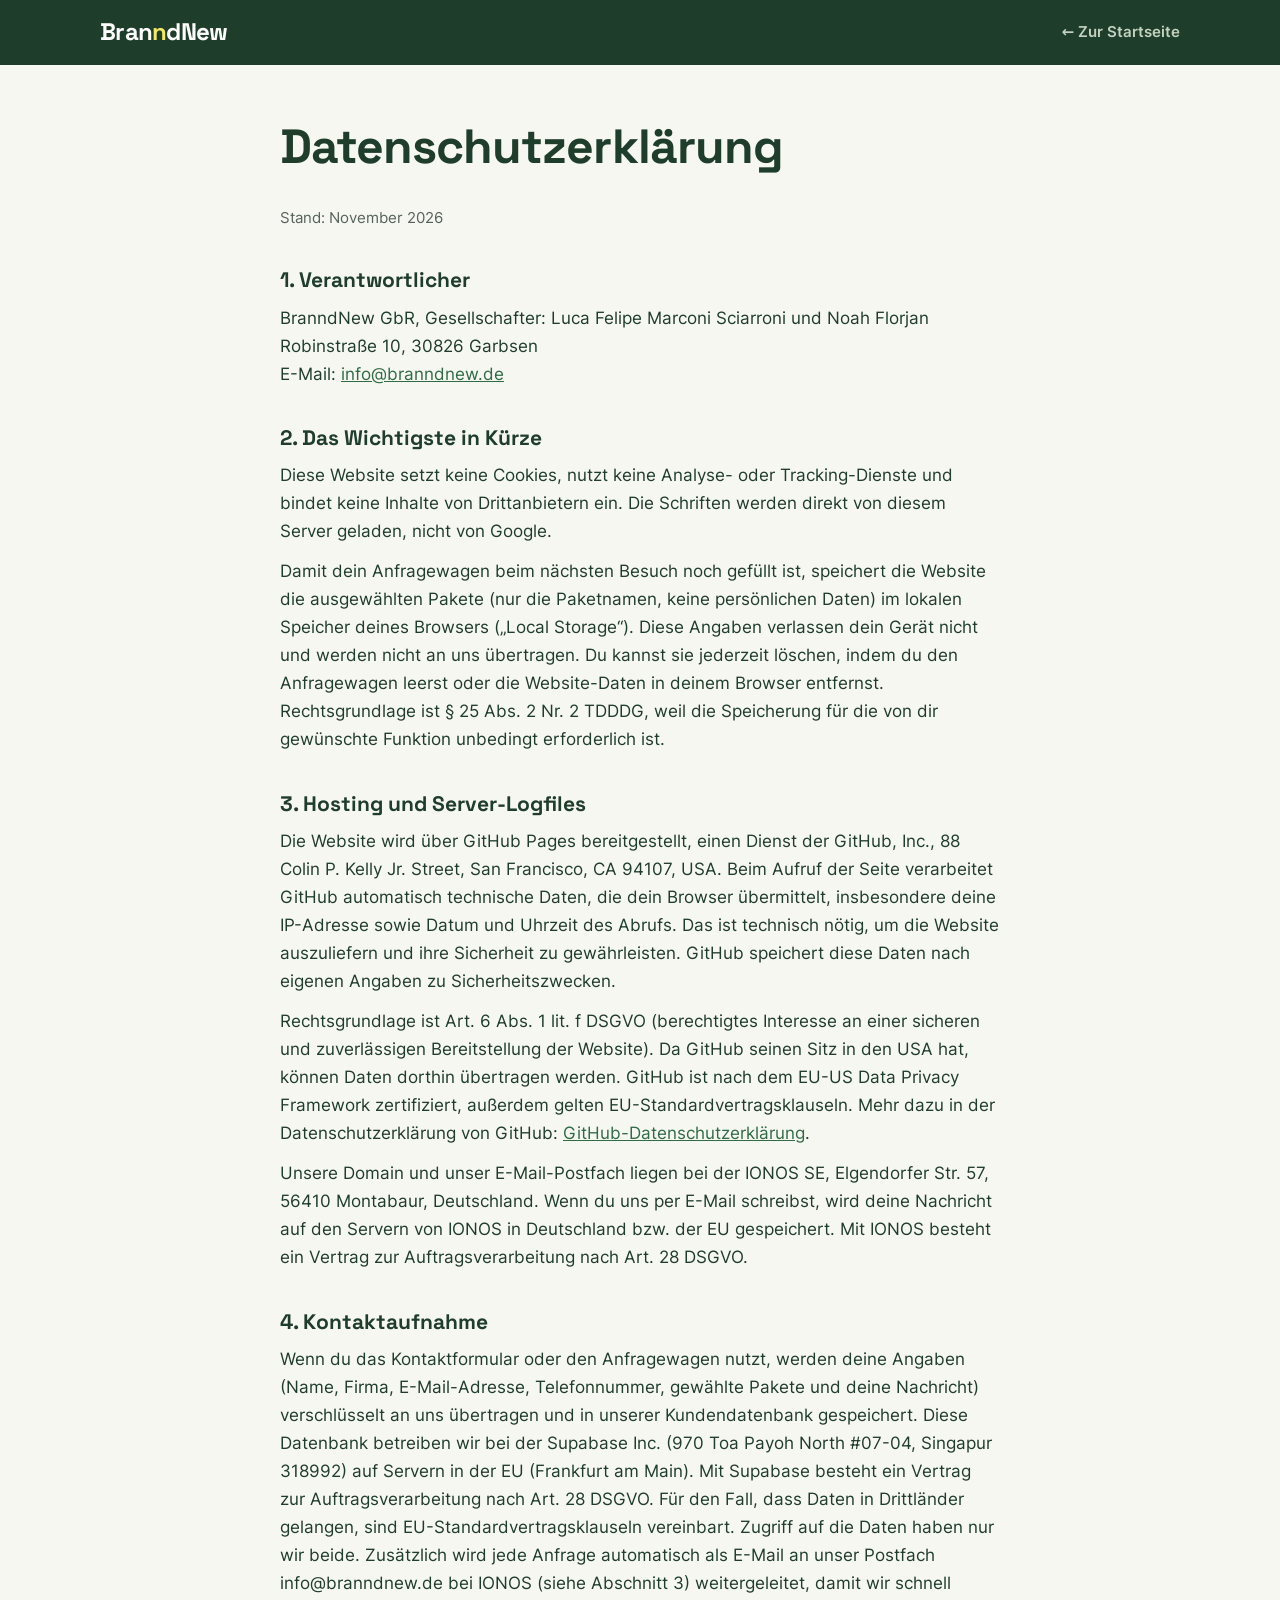
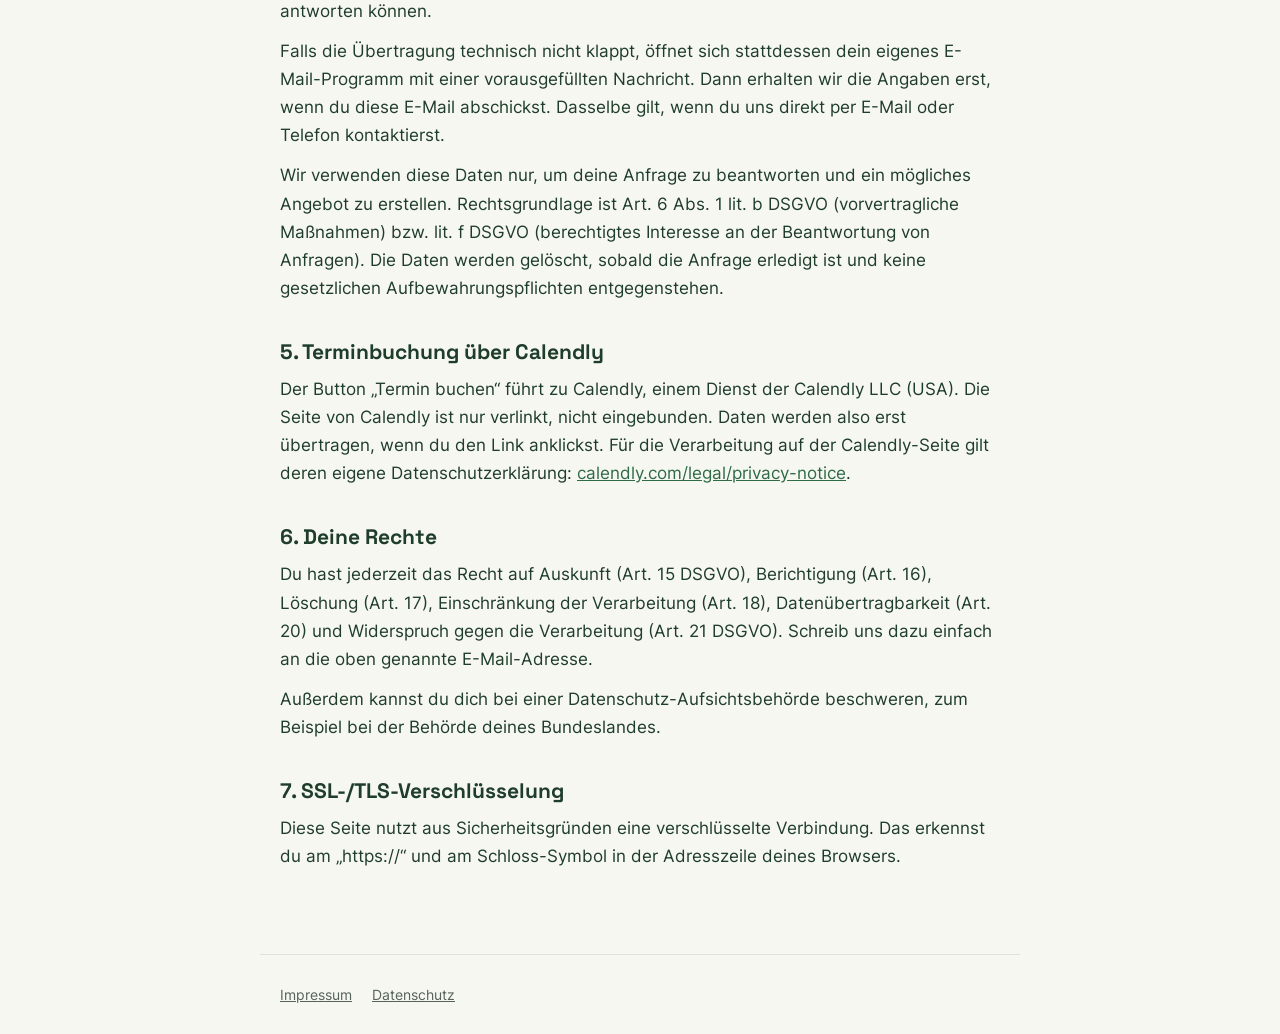
<file: datenschutz.html>
<!doctype html>
<html lang="de" data-theme="light">
<head>
<meta charset="utf-8">
<meta name="viewport" content="width=device-width, initial-scale=1">
<title>Datenschutz · BranndNew</title>
<meta name="robots" content="noindex">
<meta name="theme-color" content="#1F3D2B">
<link rel="icon" href="data:image/svg+xml,%3Csvg xmlns='http://www.w3.org/2000/svg' viewBox='0 0 64 64'%3E%3Crect width='64' height='64' rx='14' fill='%231F3D2B'/%3E%3Ctext x='32' y='43' text-anchor='middle' font-family='Arial,sans-serif' font-weight='700' font-size='32' fill='%23FFFFFF'%3En%3Ctspan fill='%23F2E863'%3En%3C/tspan%3E%3C/text%3E%3C/svg%3E">
<link rel="stylesheet" href="fonts/fonts.css">
<link rel="stylesheet" href="legal.css">
</head>
<body>
<header class="bar"><div class="wrap"><a class="wordmark" href="index.html">Bran<span class="nn">n</span>dNew</a><a class="back" href="index.html">← Zur Startseite</a></div></header>
<main class="wrap doc">
  <h1>Datenschutzerklärung</h1>
  <p class="meta">Stand: November 2026</p>

  <h2>1. Verantwortlicher</h2>
  <p>
    BranndNew GbR, Gesellschafter: Luca Felipe Marconi Sciarroni und Noah Florjan<br>
    Robinstraße 10, 30826 Garbsen<br>
    E-Mail: <a href="mailto:info@branndnew.de">info@branndnew.de</a>
  </p>

  <h2>2. Das Wichtigste in Kürze</h2>
  <p>Diese Website setzt keine Cookies, nutzt keine Analyse- oder Tracking-Dienste und bindet keine Inhalte von Drittanbietern ein. Die Schriften werden direkt von diesem Server geladen, nicht von Google.</p>
  <p>Damit dein Anfragewagen beim nächsten Besuch noch gefüllt ist, speichert die Website die ausgewählten Pakete (nur die Paketnamen, keine persönlichen Daten) im lokalen Speicher deines Browsers („Local Storage“). Diese Angaben verlassen dein Gerät nicht und werden nicht an uns übertragen. Du kannst sie jederzeit löschen, indem du den Anfragewagen leerst oder die Website-Daten in deinem Browser entfernst. Rechtsgrundlage ist § 25 Abs. 2 Nr. 2 TDDDG, weil die Speicherung für die von dir gewünschte Funktion unbedingt erforderlich ist.</p>

  <h2>3. Hosting und Server-Logfiles</h2>
  <p>Die Website wird über GitHub Pages bereitgestellt, einen Dienst der GitHub, Inc., 88 Colin P. Kelly Jr. Street, San Francisco, CA 94107, USA. Beim Aufruf der Seite verarbeitet GitHub automatisch technische Daten, die dein Browser übermittelt, insbesondere deine IP-Adresse sowie Datum und Uhrzeit des Abrufs. Das ist technisch nötig, um die Website auszuliefern und ihre Sicherheit zu gewährleisten. GitHub speichert diese Daten nach eigenen Angaben zu Sicherheitszwecken.</p>
  <p>Rechtsgrundlage ist Art. 6 Abs. 1 lit. f DSGVO (berechtigtes Interesse an einer sicheren und zuverlässigen Bereitstellung der Website). Da GitHub seinen Sitz in den USA hat, können Daten dorthin übertragen werden. GitHub ist nach dem EU-US Data Privacy Framework zertifiziert, außerdem gelten EU-Standardvertragsklauseln. Mehr dazu in der Datenschutzerklärung von GitHub: <a href="https://docs.github.com/de/site-policy/privacy-policies/github-general-privacy-statement" rel="noopener" target="_blank">GitHub-Datenschutzerklärung</a>.</p>
  <p>Unsere Domain und unser E-Mail-Postfach liegen bei der IONOS SE, Elgendorfer Str. 57, 56410 Montabaur, Deutschland. Wenn du uns per E-Mail schreibst, wird deine Nachricht auf den Servern von IONOS in Deutschland bzw. der EU gespeichert. Mit IONOS besteht ein Vertrag zur Auftragsverarbeitung nach Art. 28 DSGVO.</p>

  <h2>4. Kontaktaufnahme</h2>
  <p>Wenn du das Kontaktformular oder den Anfragewagen nutzt, werden deine Angaben (Name, Firma, E-Mail-Adresse, Telefonnummer, gewählte Pakete und deine Nachricht) verschlüsselt an uns übertragen und in unserer Kundendatenbank gespeichert. Diese Datenbank betreiben wir bei der Supabase Inc. (970 Toa Payoh North #07-04, Singapur 318992) auf Servern in der EU (Frankfurt am Main). Mit Supabase besteht ein Vertrag zur Auftragsverarbeitung nach Art. 28 DSGVO. Für den Fall, dass Daten in Drittländer gelangen, sind EU-Standardvertragsklauseln vereinbart. Zugriff auf die Daten haben nur wir beide. Zusätzlich wird jede Anfrage automatisch als E-Mail an unser Postfach info@branndnew.de bei IONOS (siehe Abschnitt 3) weitergeleitet, damit wir schnell antworten können.</p>
  <p>Falls die Übertragung technisch nicht klappt, öffnet sich stattdessen dein eigenes E-Mail-Programm mit einer vorausgefüllten Nachricht. Dann erhalten wir die Angaben erst, wenn du diese E-Mail abschickst. Dasselbe gilt, wenn du uns direkt per E-Mail oder Telefon kontaktierst.</p>
  <p>Wir verwenden diese Daten nur, um deine Anfrage zu beantworten und ein mögliches Angebot zu erstellen. Rechtsgrundlage ist Art. 6 Abs. 1 lit. b DSGVO (vorvertragliche Maßnahmen) bzw. lit. f DSGVO (berechtigtes Interesse an der Beantwortung von Anfragen). Die Daten werden gelöscht, sobald die Anfrage erledigt ist und keine gesetzlichen Aufbewahrungspflichten entgegenstehen.</p>

  <h2>5. Terminbuchung über Calendly</h2>
  <p>Der Button „Termin buchen“ führt zu Calendly, einem Dienst der Calendly LLC (USA). Die Seite von Calendly ist nur verlinkt, nicht eingebunden. Daten werden also erst übertragen, wenn du den Link anklickst. Für die Verarbeitung auf der Calendly-Seite gilt deren eigene Datenschutzerklärung: <a href="https://calendly.com/legal/privacy-notice" rel="noopener" target="_blank">calendly.com/legal/privacy-notice</a>.</p>

  <h2>6. Deine Rechte</h2>
  <p>Du hast jederzeit das Recht auf Auskunft (Art. 15 DSGVO), Berichtigung (Art. 16), Löschung (Art. 17), Einschränkung der Verarbeitung (Art. 18), Datenübertragbarkeit (Art. 20) und Widerspruch gegen die Verarbeitung (Art. 21 DSGVO). Schreib uns dazu einfach an die oben genannte E-Mail-Adresse.</p>
  <p>Außerdem kannst du dich bei einer Datenschutz-Aufsichtsbehörde beschweren, zum Beispiel bei der Behörde deines Bundeslandes.</p>

  <h2>7. SSL-/TLS-Verschlüsselung</h2>
  <p>Diese Seite nutzt aus Sicherheitsgründen eine verschlüsselte Verbindung. Das erkennst du am „https://“ und am Schloss-Symbol in der Adresszeile deines Browsers.</p>
</main>
<footer class="wrap foot"><a href="impressum.html">Impressum</a><a href="datenschutz.html" aria-current="page">Datenschutz</a></footer>
</body>
</html>
</file>
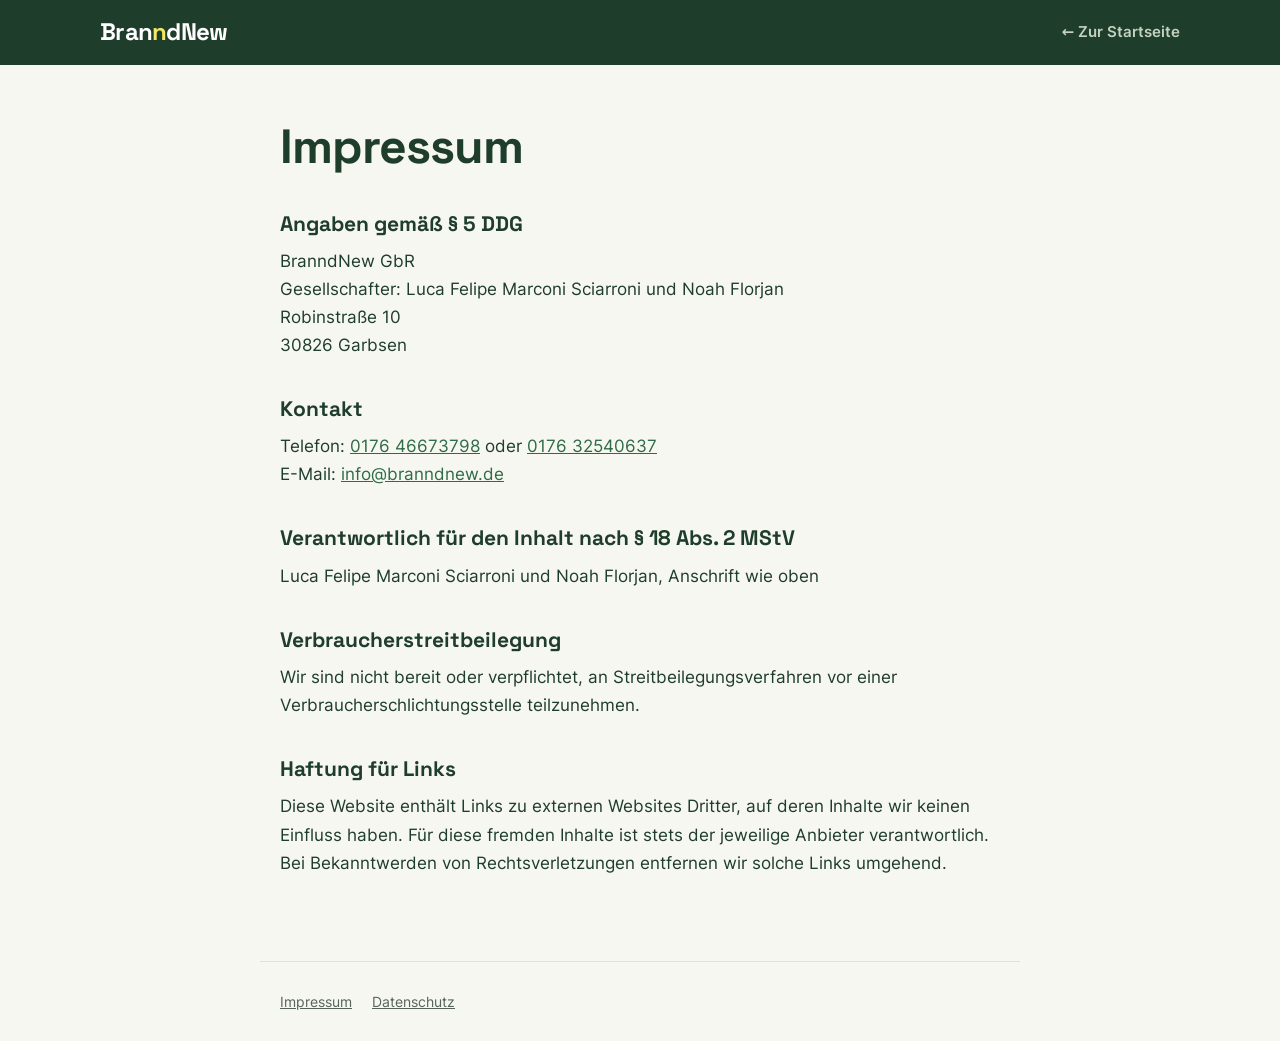
<file: impressum.html>
<!doctype html>
<html lang="de" data-theme="light">
<head>
<meta charset="utf-8">
<meta name="viewport" content="width=device-width, initial-scale=1">
<title>Impressum · BranndNew</title>
<meta name="robots" content="noindex">
<meta name="theme-color" content="#1F3D2B">
<link rel="icon" href="data:image/svg+xml,%3Csvg xmlns='http://www.w3.org/2000/svg' viewBox='0 0 64 64'%3E%3Crect width='64' height='64' rx='14' fill='%231F3D2B'/%3E%3Ctext x='32' y='43' text-anchor='middle' font-family='Arial,sans-serif' font-weight='700' font-size='32' fill='%23FFFFFF'%3En%3Ctspan fill='%23F2E863'%3En%3C/tspan%3E%3C/text%3E%3C/svg%3E">
<link rel="stylesheet" href="fonts/fonts.css">
<link rel="stylesheet" href="legal.css">
</head>
<body>
<header class="bar"><div class="wrap"><a class="wordmark" href="index.html">Bran<span class="nn">n</span>dNew</a><a class="back" href="index.html">← Zur Startseite</a></div></header>
<main class="wrap doc">
  <h1>Impressum</h1>

  <h2>Angaben gemäß § 5 DDG</h2>
  <p>
    BranndNew GbR<br>
    Gesellschafter: Luca Felipe Marconi Sciarroni und Noah Florjan<br>
    Robinstraße 10<br>
    30826 Garbsen
  </p>

  <h2>Kontakt</h2>
  <p>
    Telefon: <a href="tel:+4917646673798">0176 46673798</a> oder <a href="tel:+4917632540637">0176 32540637</a><br>
    E-Mail: <a href="mailto:info@branndnew.de">info@branndnew.de</a>
  </p>

  <h2>Verantwortlich für den Inhalt nach § 18 Abs. 2 MStV</h2>
  <p>Luca Felipe Marconi Sciarroni und Noah Florjan, Anschrift wie oben</p>

  <h2>Verbraucherstreitbeilegung</h2>
  <p>Wir sind nicht bereit oder verpflichtet, an Streitbeilegungsverfahren vor einer Verbraucherschlichtungsstelle teilzunehmen.</p>

  <h2>Haftung für Links</h2>
  <p>Diese Website enthält Links zu externen Websites Dritter, auf deren Inhalte wir keinen Einfluss haben. Für diese fremden Inhalte ist stets der jeweilige Anbieter verantwortlich. Bei Bekanntwerden von Rechtsverletzungen entfernen wir solche Links umgehend.</p>
</main>
<footer class="wrap foot"><a href="impressum.html" aria-current="page">Impressum</a><a href="datenschutz.html">Datenschutz</a></footer>
</body>
</html>
</file>
<file: fonts/fonts.css>
/* Lokal gehostete Schriften (SIL Open Font License, via Fontsource). Kein Abruf von Google-Servern. */
@font-face { font-family: "Space Grotesk"; font-style: normal; font-weight: 500; font-display: swap; src: url("space-grotesk-latin-500-normal.woff2") format("woff2"); }
@font-face { font-family: "Space Grotesk"; font-style: normal; font-weight: 700; font-display: swap; src: url("space-grotesk-latin-700-normal.woff2") format("woff2"); }
@font-face { font-family: "Inter"; font-style: normal; font-weight: 400; font-display: swap; src: url("inter-latin-400-normal.woff2") format("woff2"); }
@font-face { font-family: "Inter"; font-style: normal; font-weight: 600; font-display: swap; src: url("inter-latin-600-normal.woff2") format("woff2"); }
</file>
<file: legal.css>
/* Gemeinsame Styles für Impressum und Datenschutz – gleiche Tokens wie index.html */
:root {
  --navy: #1F3D2B; --sky: #A8C5A0; --sun: #F2E863;
  --bg: #F7F7F2; --fg: #1F3D2B; --muted: #55635A; --line: #DDE3D6; --accent-ink: #2F6B45;
  --mark-bg: #FFF1B3;
  --display: "Space Grotesk", "Segoe UI", system-ui, sans-serif;
  --body: "Inter", "Segoe UI", system-ui, -apple-system, sans-serif;
}
@media (prefers-color-scheme: dark) {
  :root:not([data-theme="light"]) { --bg: #13241A; --fg: #FFFFFF; --muted: #B5C7B4; --line: #2F4F3A; --accent-ink: #A8C5A0; --mark-bg: #5A4A10; color-scheme: dark; }
}
:root[data-theme="dark"] { --bg: #13241A; --fg: #FFFFFF; --muted: #B5C7B4; --line: #2F4F3A; --accent-ink: #A8C5A0; --mark-bg: #5A4A10; color-scheme: dark; }

* { box-sizing: border-box; }
body { margin: 0; background: var(--bg); color: var(--fg); font: 400 17px/1.65 var(--body); }
a { color: var(--accent-ink); }
:focus-visible { outline: 3px solid var(--sky); outline-offset: 3px; border-radius: 6px; }
.wrap { max-width: 760px; margin: 0 auto; padding-inline: 20px; }

.bar { background: var(--navy); color: #fff; }
.bar .wrap { display: flex; justify-content: space-between; align-items: center; gap: 16px; padding-block: 20px; max-width: 1120px; }
.wordmark { font: 700 24px/1 var(--display); letter-spacing: -0.03em; color: #fff; text-decoration: none; }
.wordmark .nn { color: var(--sun); }
.back { color: #C3D2BF; text-decoration: none; font-weight: 600; font-size: 15px; }
.back:hover { color: #fff; }

.doc { padding-block: 56px 72px; }
.doc h1 { font: 700 clamp(34px, 6vw, 48px)/1.1 var(--display); letter-spacing: -0.02em; margin: 0 0 32px; }
.doc h2 { font: 700 21px/1.3 var(--display); margin: 36px 0 10px; }
.doc p { margin: 0 0 12px; overflow-wrap: anywhere; }
.doc .meta { color: var(--muted); font-size: 15px; }
mark { background: var(--mark-bg); color: inherit; padding: 0 4px; border-radius: 4px; }

.foot { display: flex; gap: 20px; padding-block: 28px; border-top: 1px solid var(--line); font-size: 14px; }
.foot a { color: var(--muted); }
</file>
